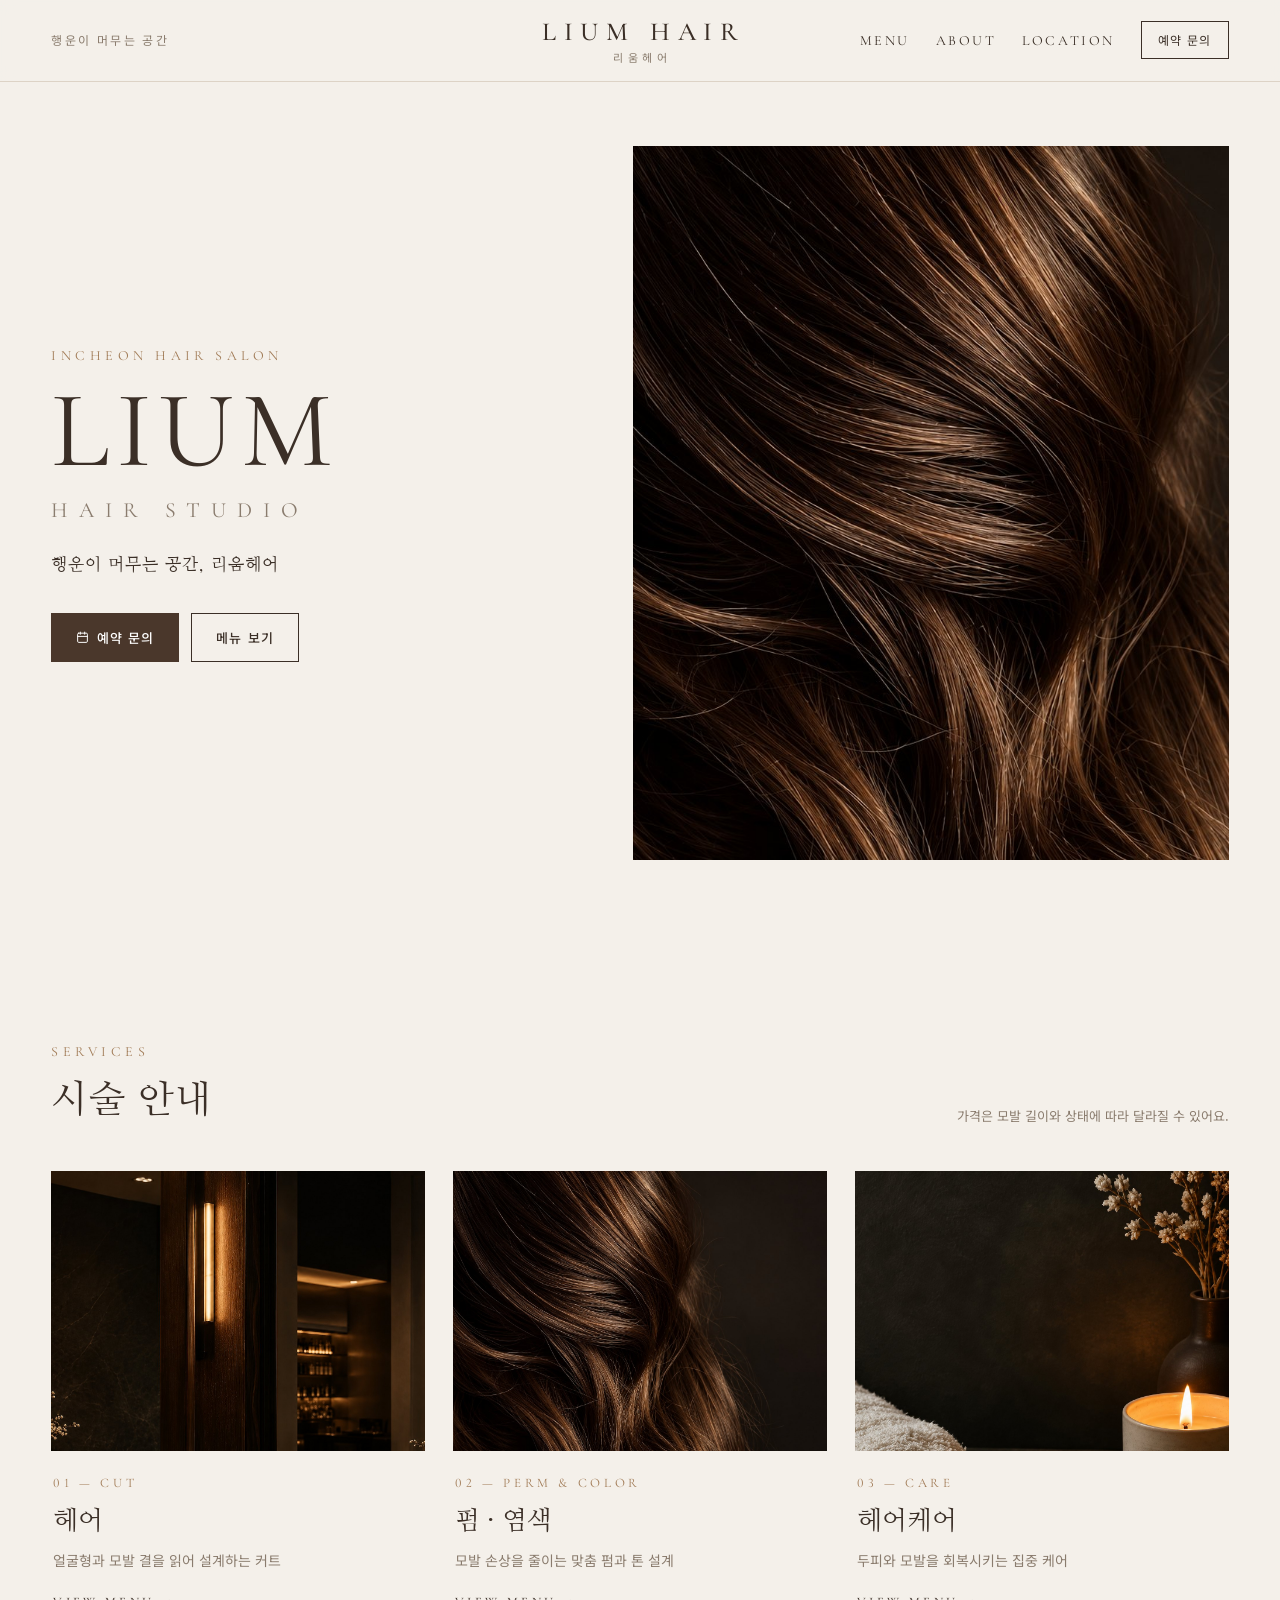
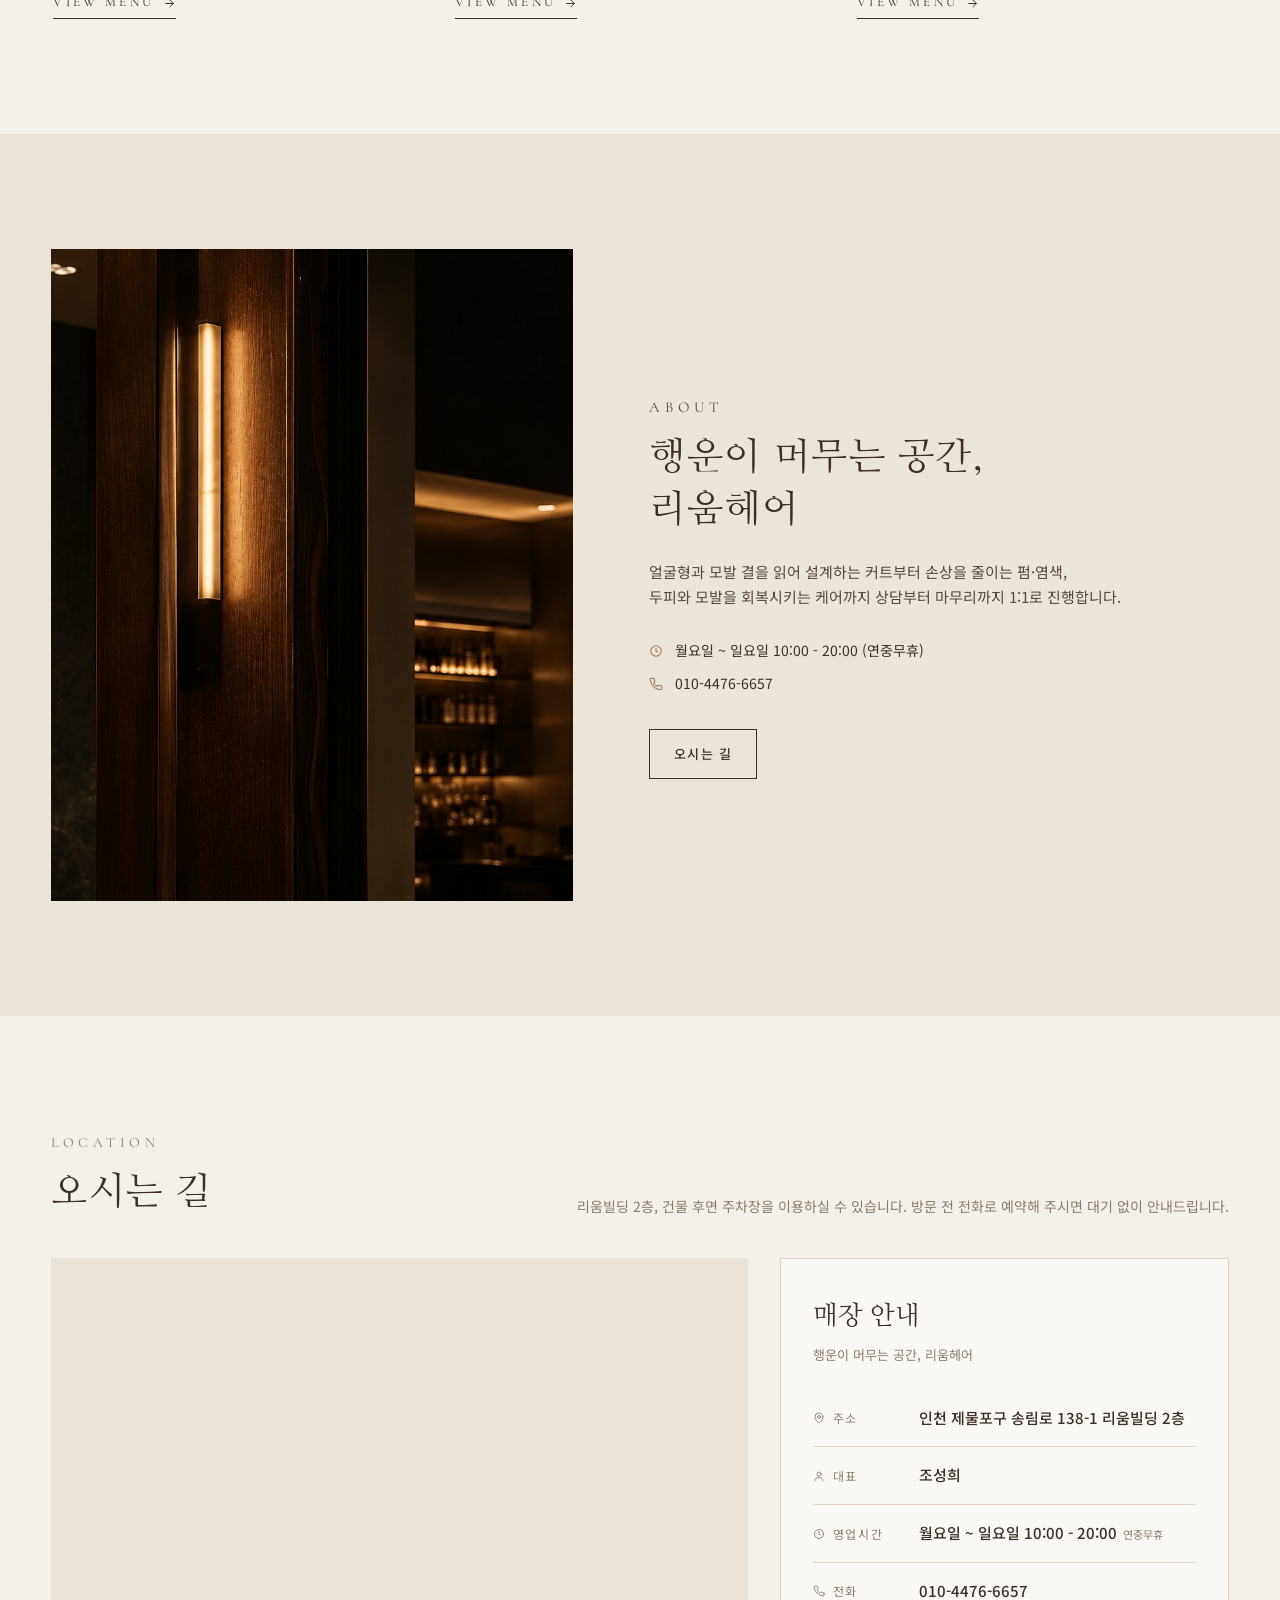
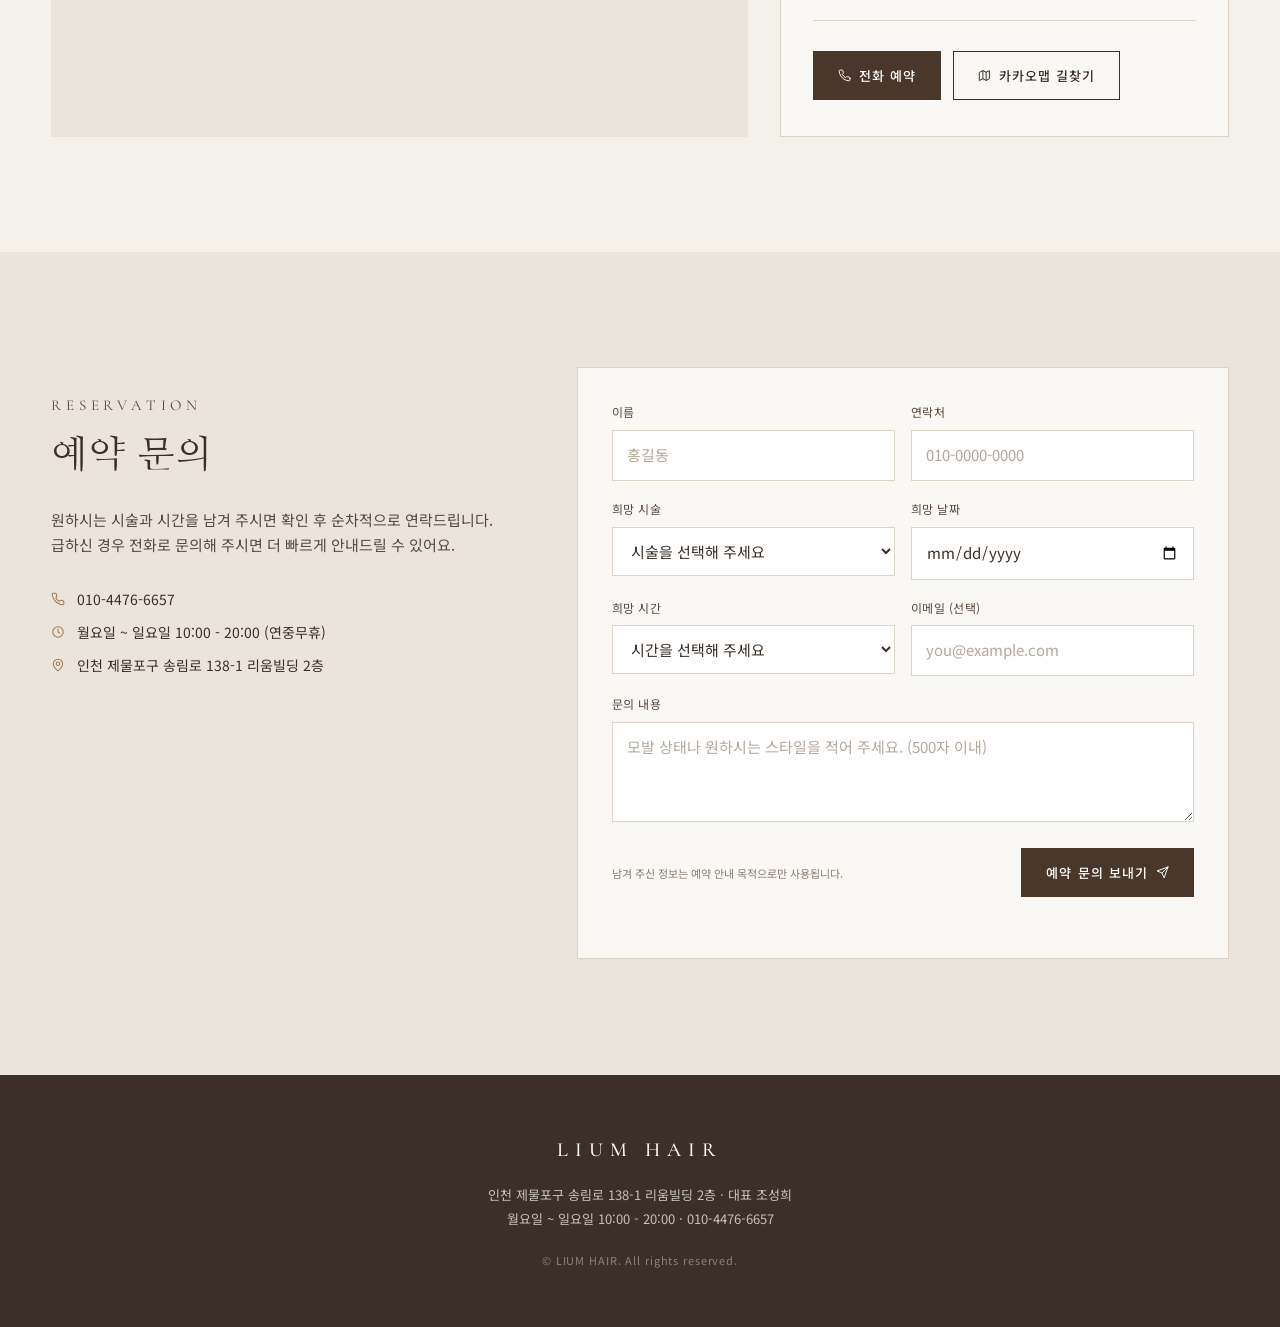
<file: index.html>
<!DOCTYPE html>
<html lang="ko">
<head>
<meta name="naver-site-verification" content="3a0852c510e8d0790a6395810598195927e6c987" />
<meta charset="UTF-8">
<meta name="viewport" content="width=device-width, initial-scale=1">
<title>리움헤어 | 인천 헤어살롱 LIUM HAIR</title>
<meta name="description" content="행운이 머무는 공간, 리움헤어. 인천 제물포구 송림로 헤어살롱 — 커트, 펌·염색, 헤어케어.">
<meta property="og:title" content="리움헤어 | 인천 헤어살롱 LIUM HAIR">
<meta property="og:description" content="행운이 머무는 공간, 리움헤어. 인천 제물포구 송림로 헤어살롱 — 커트, 펌·염색, 헤어케어.">
<meta property="og:image" content="images/cut.jpg">
<meta name="theme-color" content="#f1ece4">
<link rel="icon" href="data:image/svg+xml,<svg xmlns='http://www.w3.org/2000/svg' viewBox='0 0 64 64'><rect width='64' height='64' fill='%233b2f27'/><text x='32' y='44' font-family='Georgia,serif' font-size='34' fill='%23c9a27a' text-anchor='middle'>L</text></svg>">
<link rel="preconnect" href="https://fonts.googleapis.com">
<link rel="preconnect" href="https://fonts.gstatic.com" crossorigin>
<link href="https://fonts.googleapis.com/css2?family=Cormorant+Garamond:wght@400;500&family=Nanum+Myeongjo&family=Noto+Sans+KR:wght@400;500;700&display=swap" rel="stylesheet">
<link rel="stylesheet" href="style.css">
</head>
<body>
<header class="site-header">
  <span class="header-left">행운이 머무는 공간</span>
  <a class="brand" href="index.html">
    <span class="logo-en">LIUM HAIR</span>
    <span class="logo-ko">리움헤어</span>
  </a>
  <nav class="nav">
    <a href="#services">MENU</a>
    <a href="#about">ABOUT</a>
    <a href="#location">LOCATION</a>
    <a class="nav-cta" href="#reservation">예약 문의</a>
  </nav>
</header>
<main>
<section class="hero">
  <div class="hero-text reveal">
    <p class="eyebrow">INCHEON HAIR SALON</p>
    <h1 class="hero-title">LIUM<span>HAIR STUDIO</span></h1>
    <p class="hero-ko">행운이 머무는 공간, 리움헤어</p>
    <div class="btn-row">
      <a class="btn btn-primary" href="#reservation"><svg class="icon" viewBox="0 0 24 24" aria-hidden="true"><rect x="3" y="4" width="18" height="17" rx="2"/><path d="M16 2v4M8 2v4M3 10h18"/></svg> 예약 문의</a>
      <a class="btn btn-outline" href="#services">메뉴 보기</a>
    </div>
  </div>
  <div class="hero-img reveal"><img src="images/perm.jpg" alt="리움헤어 펌 스타일"></div>
</section>

<section class="section theme-light" id="services">
  <div class="sec-head reveal">
    <div>
      <p class="eyebrow">SERVICES</p>
      <h2 class="section-title">시술 안내</h2>
    </div>
    <p class="sec-note">가격은 모발 길이와 상태에 따라 달라질 수 있어요.</p>
  </div>
  <div class="svc-grid">
    <a class="svc-card reveal" href="cut.html">
      <div class="svc-img"><img src="images/cut.jpg" alt="헤어" loading="lazy" style="object-position:60% 50%"></div>
      <div class="svc-body">
        <p class="num">01 — CUT</p>
        <h3 class="svc-title">헤어</h3>
        <p class="svc-sub">얼굴형과 모발 결을 읽어 설계하는 커트</p>
        <span class="view-menu">VIEW MENU <svg class="icon" viewBox="0 0 24 24" aria-hidden="true"><path d="M5 12h14M13 6l6 6-6 6"/></svg></span>
      </div>
    </a>
    <a class="svc-card reveal" href="perm.html">
      <div class="svc-img"><img src="images/perm.jpg" alt="펌 · 염색" loading="lazy" style="object-position:50% 50%"></div>
      <div class="svc-body">
        <p class="num">02 — PERM &amp; COLOR</p>
        <h3 class="svc-title">펌 · 염색</h3>
        <p class="svc-sub">모발 손상을 줄이는 맞춤 펌과 톤 설계</p>
        <span class="view-menu">VIEW MENU <svg class="icon" viewBox="0 0 24 24" aria-hidden="true"><path d="M5 12h14M13 6l6 6-6 6"/></svg></span>
      </div>
    </a>
    <a class="svc-card reveal" href="care.html">
      <div class="svc-img"><img src="images/care.jpg" alt="헤어케어" loading="lazy" style="object-position:88% 50%"></div>
      <div class="svc-body">
        <p class="num">03 — CARE</p>
        <h3 class="svc-title">헤어케어</h3>
        <p class="svc-sub">두피와 모발을 회복시키는 집중 케어</p>
        <span class="view-menu">VIEW MENU <svg class="icon" viewBox="0 0 24 24" aria-hidden="true"><path d="M5 12h14M13 6l6 6-6 6"/></svg></span>
      </div>
    </a>
  </div>
</section>

<section class="section theme-beige" id="about">
  <div class="about">
    <div class="about-img reveal"><img src="images/cut.jpg" alt="리움헤어 매장" loading="lazy"></div>
    <div class="about-text reveal">
      <p class="eyebrow">ABOUT</p>
      <h2 class="section-title">행운이 머무는 공간,<br>리움헤어</h2>
      <p>얼굴형과 모발 결을 읽어 설계하는 커트부터 손상을 줄이는 펌·염색,<br class="pc-br">두피와 모발을 회복시키는 케어까지 상담부터 마무리까지 1:1로 진행합니다.</p>
      <ul class="contact-list">
        <li><svg class="icon" viewBox="0 0 24 24" aria-hidden="true"><circle cx="12" cy="12" r="9"/><path d="M12 7v5l3 2"/></svg>월요일 ~ 일요일 10:00 - 20:00 (연중무휴)</li>
        <li><svg class="icon" viewBox="0 0 24 24" aria-hidden="true"><path d="M22 16.9v3a2 2 0 0 1-2.2 2 19.8 19.8 0 0 1-8.6-3.1 19.5 19.5 0 0 1-6-6A19.8 19.8 0 0 1 2.1 4.2 2 2 0 0 1 4.1 2h3a2 2 0 0 1 2 1.7c.1 1 .4 1.9.7 2.8a2 2 0 0 1-.5 2.1L8 9.9a16 16 0 0 0 6 6l1.3-1.3a2 2 0 0 1 2.1-.4c.9.3 1.8.6 2.8.7a2 2 0 0 1 1.7 2z"/></svg><a href="tel:01044766657">010-4476-6657</a></li>
      </ul>
      <div class="btn-row">
        <a class="btn btn-outline" href="#location">오시는 길</a>
      </div>
    </div>
  </div>
</section>

<section class="section theme-light" id="location">
  <div class="loc-head reveal">
    <div>
      <p class="eyebrow">LOCATION</p>
      <h2 class="section-title">오시는 길</h2>
    </div>
    <p>리움빌딩 2층, 건물 후면 주차장을 이용하실 수 있습니다. 방문 전 전화로 예약해 주시면 대기 없이 안내드립니다.</p>
  </div>
  <div class="loc-grid reveal">
    <div class="map">
      <iframe src="https://maps.google.com/maps?q=%EC%9D%B8%EC%B2%9C%20%EB%8F%99%EA%B5%AC%20%EC%86%A1%EB%A6%BC%EB%A1%9C%20138-1&z=16&hl=ko&output=embed" title="리움헤어 위치 지도" loading="lazy" referrerpolicy="no-referrer-when-downgrade"></iframe>
    </div>
    <div class="info-card">
      <h3>매장 안내</h3>
      <p class="lead">행운이 머무는 공간, 리움헤어</p>
      <ul class="info-list">
        <li><span class="label"><svg class="icon" viewBox="0 0 24 24" aria-hidden="true"><path d="M20 10c0 6-8 12-8 12s-8-6-8-12a8 8 0 0 1 16 0z"/><circle cx="12" cy="10" r="3"/></svg>주소</span><span>인천 제물포구 송림로 138-1 리움빌딩 2층</span></li>
        <li><span class="label"><svg class="icon" viewBox="0 0 24 24" aria-hidden="true"><circle cx="12" cy="8" r="4"/><path d="M4 21c0-4 4-6 8-6s8 2 8 6"/></svg>대표</span><span>조성희</span></li>
        <li><span class="label"><svg class="icon" viewBox="0 0 24 24" aria-hidden="true"><circle cx="12" cy="12" r="9"/><path d="M12 7v5l3 2"/></svg>영업시간</span><span>월요일 ~ 일요일 <span class="br-m">10:00 - 20:00<small>연중무휴</small></span></span></li>
        <li><span class="label"><svg class="icon" viewBox="0 0 24 24" aria-hidden="true"><path d="M22 16.9v3a2 2 0 0 1-2.2 2 19.8 19.8 0 0 1-8.6-3.1 19.5 19.5 0 0 1-6-6A19.8 19.8 0 0 1 2.1 4.2 2 2 0 0 1 4.1 2h3a2 2 0 0 1 2 1.7c.1 1 .4 1.9.7 2.8a2 2 0 0 1-.5 2.1L8 9.9a16 16 0 0 0 6 6l1.3-1.3a2 2 0 0 1 2.1-.4c.9.3 1.8.6 2.8.7a2 2 0 0 1 1.7 2z"/></svg>전화</span><span><a href="tel:01044766657">010-4476-6657</a></span></li>
      </ul>
      <div class="btn-row" style="margin-top:0">
        <a class="btn btn-primary" href="tel:01044766657"><svg class="icon" viewBox="0 0 24 24" aria-hidden="true"><path d="M22 16.9v3a2 2 0 0 1-2.2 2 19.8 19.8 0 0 1-8.6-3.1 19.5 19.5 0 0 1-6-6A19.8 19.8 0 0 1 2.1 4.2 2 2 0 0 1 4.1 2h3a2 2 0 0 1 2 1.7c.1 1 .4 1.9.7 2.8a2 2 0 0 1-.5 2.1L8 9.9a16 16 0 0 0 6 6l1.3-1.3a2 2 0 0 1 2.1-.4c.9.3 1.8.6 2.8.7a2 2 0 0 1 1.7 2z"/></svg> 전화 예약</a>
        <a class="btn btn-outline" href="https://map.kakao.com/link/search/%EC%9D%B8%EC%B2%9C%20%EB%8F%99%EA%B5%AC%20%EC%86%A1%EB%A6%BC%EB%A1%9C%20138-1" target="_blank" rel="noopener"><svg class="icon" viewBox="0 0 24 24" aria-hidden="true"><path d="m3 6 6-3 6 3 6-3v15l-6 3-6-3-6 3z"/><path d="M9 3v15M15 6v15"/></svg> 카카오맵 길찾기</a>
      </div>
    </div>
  </div>
</section>

<section class="section theme-beige" id="reservation">
  <div class="reserve">
    <div class="reserve-text reveal">
      <p class="eyebrow">RESERVATION</p>
      <h2 class="section-title">예약 문의</h2>
      <p>원하시는 시술과 시간을 남겨 주시면 확인 후 순차적으로 연락드립니다.<br>급하신 경우 전화로 문의해 주시면 더 빠르게 안내드릴 수 있어요.</p>
      <ul class="contact-list">
        <li><svg class="icon" viewBox="0 0 24 24" aria-hidden="true"><path d="M22 16.9v3a2 2 0 0 1-2.2 2 19.8 19.8 0 0 1-8.6-3.1 19.5 19.5 0 0 1-6-6A19.8 19.8 0 0 1 2.1 4.2 2 2 0 0 1 4.1 2h3a2 2 0 0 1 2 1.7c.1 1 .4 1.9.7 2.8a2 2 0 0 1-.5 2.1L8 9.9a16 16 0 0 0 6 6l1.3-1.3a2 2 0 0 1 2.1-.4c.9.3 1.8.6 2.8.7a2 2 0 0 1 1.7 2z"/></svg><a href="tel:01044766657">010-4476-6657</a></li>
        <li><svg class="icon" viewBox="0 0 24 24" aria-hidden="true"><circle cx="12" cy="12" r="9"/><path d="M12 7v5l3 2"/></svg>월요일 ~ 일요일 10:00 - 20:00 (연중무휴)</li>
        <li><svg class="icon" viewBox="0 0 24 24" aria-hidden="true"><path d="M20 10c0 6-8 12-8 12s-8-6-8-12a8 8 0 0 1 16 0z"/><circle cx="12" cy="10" r="3"/></svg>인천 제물포구 송림로 138-1 리움빌딩 2층</li>
      </ul>
    </div>
    <form class="form-card reveal" id="reserve-form" novalidate>
      <div class="form-grid">
        <div class="field"><label for="r-name">이름</label><input id="r-name" name="name" placeholder="홍길동" autocomplete="name"></div>
        <div class="field"><label for="r-phone">연락처</label><input id="r-phone" name="phone" type="tel" inputmode="numeric" placeholder="010-0000-0000" autocomplete="tel"></div>
        <div class="field"><label for="r-service">희망 시술</label><select id="r-service" name="service"><option value="">시술을 선택해 주세요</option><optgroup label="헤어"><option>남성컷</option><option>여성컷</option><option>학생컷</option><option>시니어컷</option><option>남성 디자인컷</option><option>여성 디자인컷</option></optgroup><optgroup label="펌 · 염색"><option>일반펌</option><option>시니어펌</option><option>히피펌</option><option>학생 헤어컷 + 다운펌</option><option>남성 헤어컷 + 다운펌</option><option>기본염색</option><option>시니어염색</option></optgroup><optgroup label="헤어케어"><option>두피 + 앰플</option><option>비듬 + 앰플</option><option>손상모발 + 앰플</option><option>클리닉 + 앰플</option><option>케라틴 클리닉</option></optgroup><option>상담 후 결정</option></select></div>
        <div class="field"><label for="r-date">희망 날짜</label><input id="r-date" name="date" type="date"></div>
        <div class="field"><label for="r-time">희망 시간</label><select id="r-time" name="time"><option value="">시간을 선택해 주세요</option><option>10:00</option><option>10:30</option><option>11:00</option><option>11:30</option><option>12:00</option><option>12:30</option><option>13:00</option><option>13:30</option><option>14:00</option><option>14:30</option><option>15:00</option><option>15:30</option><option>16:00</option><option>16:30</option><option>17:00</option><option>17:30</option><option>18:00</option><option>18:30</option><option>19:00</option></select></div>
        <div class="field"><label for="r-email">이메일 (선택)</label><input id="r-email" name="email" type="email" placeholder="you@example.com" autocomplete="email"></div>
        <div class="field full"><label for="r-msg">문의 내용</label><textarea id="r-msg" name="message" maxlength="500" placeholder="모발 상태나 원하시는 스타일을 적어 주세요. (500자 이내)"></textarea></div>
      </div>
      <div class="form-foot">
        <small>남겨 주신 정보는 예약 안내 목적으로만 사용됩니다.</small>
        <button class="btn btn-primary" type="submit">예약 문의 보내기 <svg class="icon" viewBox="0 0 24 24" aria-hidden="true"><path d="M22 2 11 13M22 2l-7 20-4-9-9-4 20-7z"/></svg></button>
      </div>
      <p class="form-status" role="status" aria-live="polite"></p>
    </form>
  </div>
</section>
</main>
<footer class="site-footer">
  <strong>LIUM HAIR</strong>
  <p>인천 제물포구 송림로 138-1 리움빌딩 2층 · 대표 조성희</p>
  <p>월요일 ~ 일요일 10:00 - 20:00 · <a href="tel:01044766657">010-4476-6657</a></p>
  <small>© LIUM HAIR. All rights reserved.</small>
</footer>
<script src="script.js"></script>
</body>
</html>
</file>
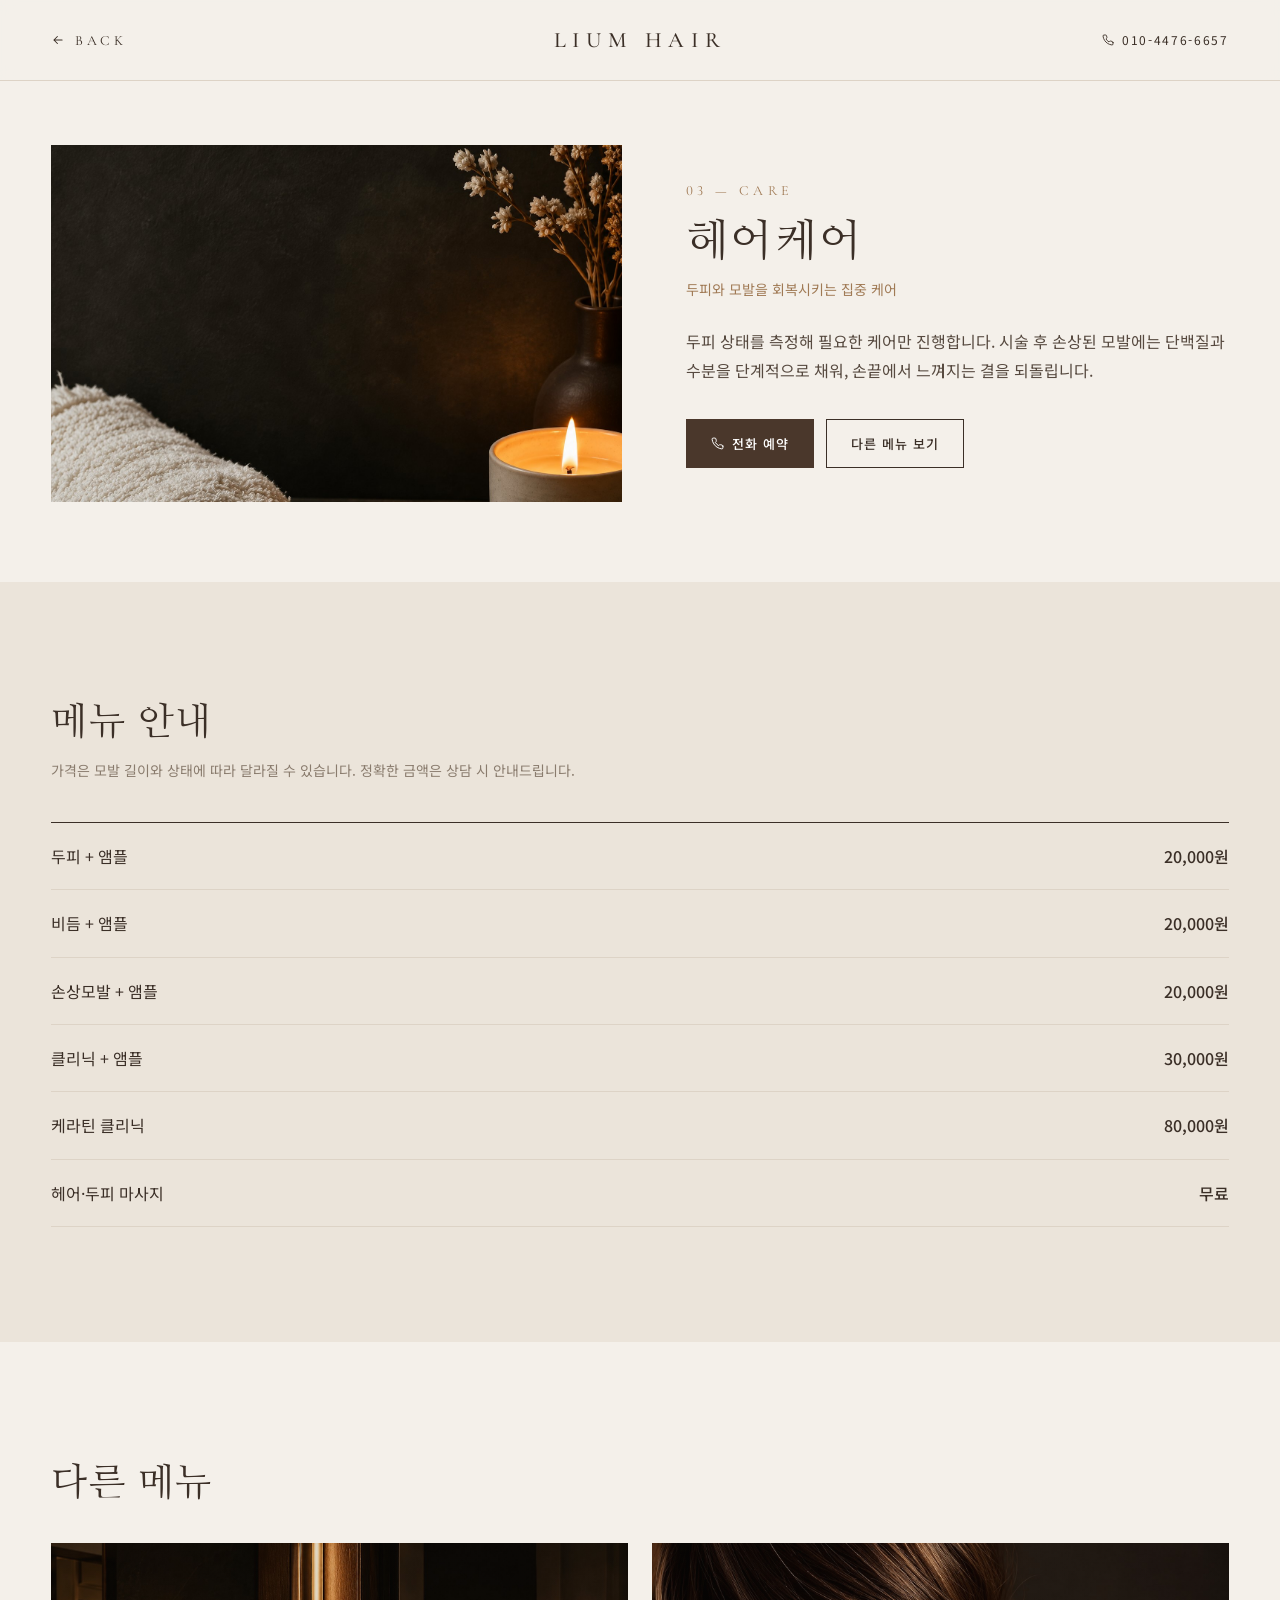
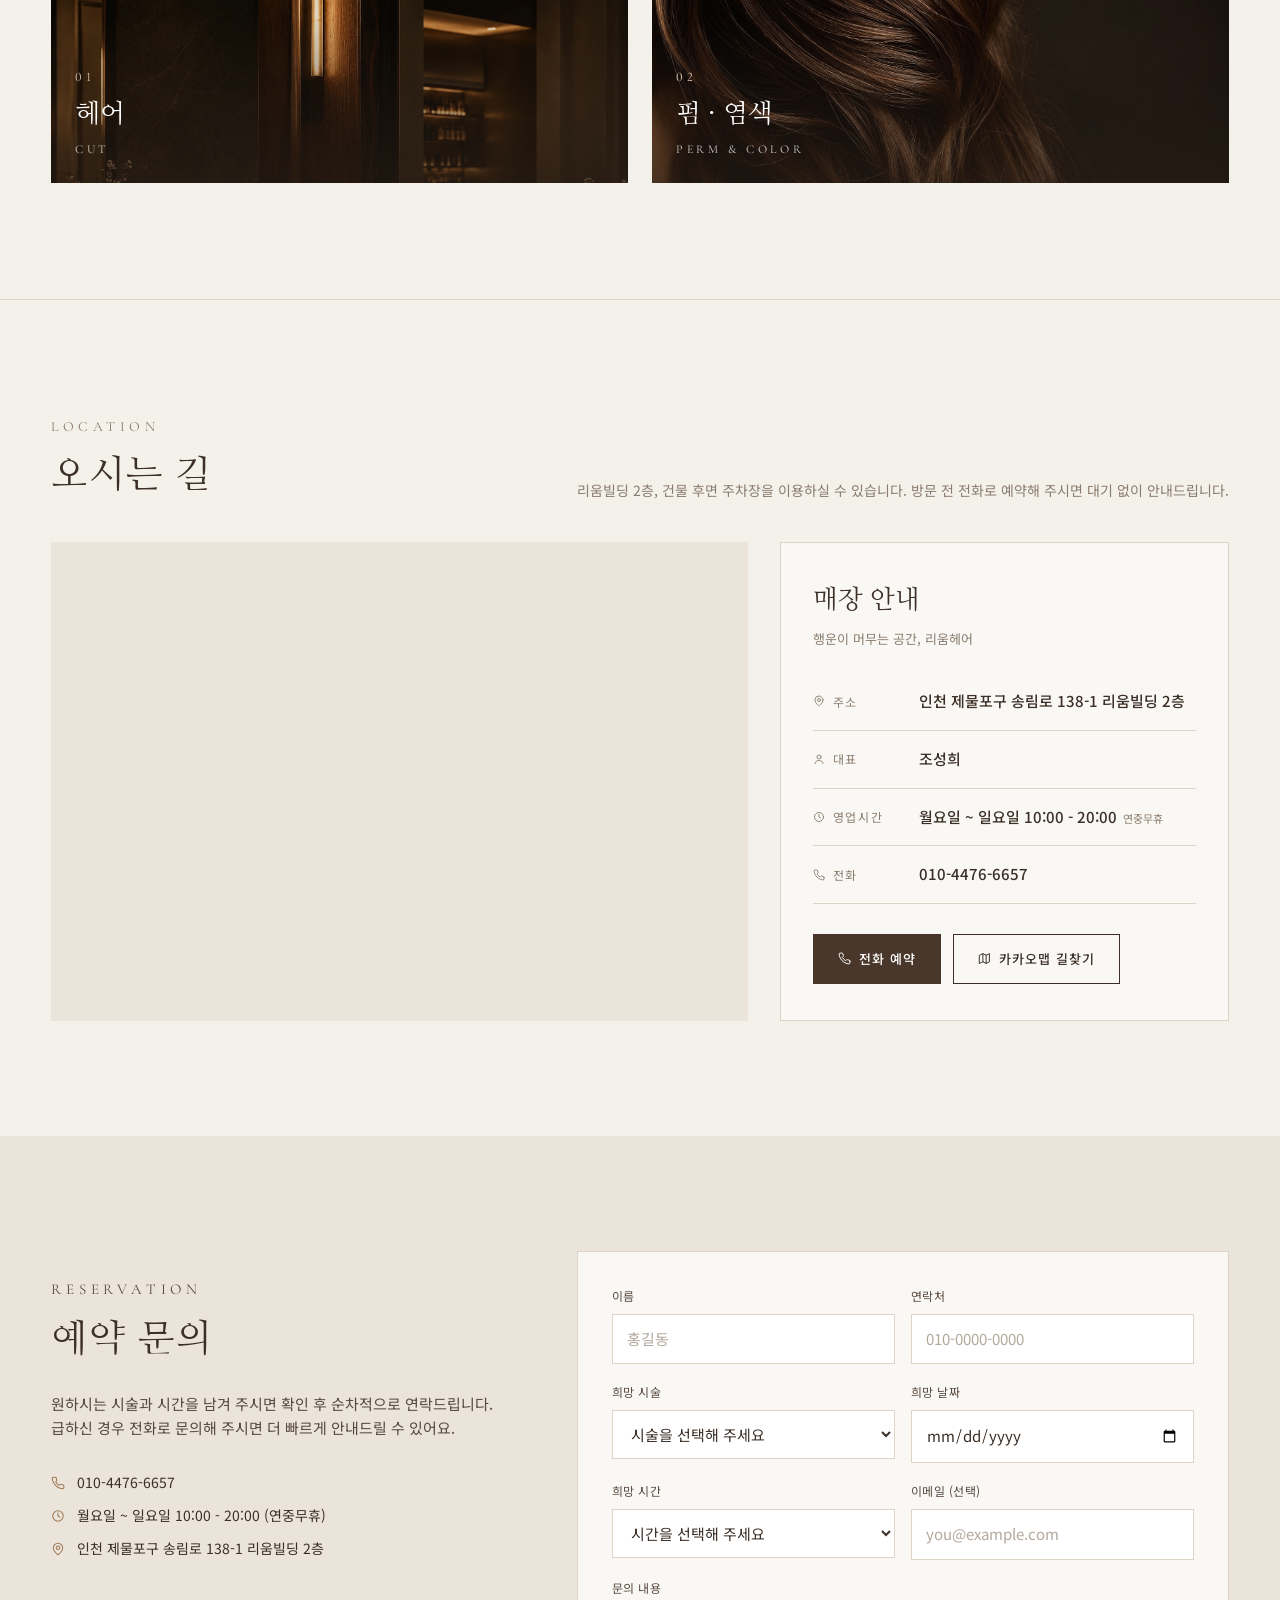
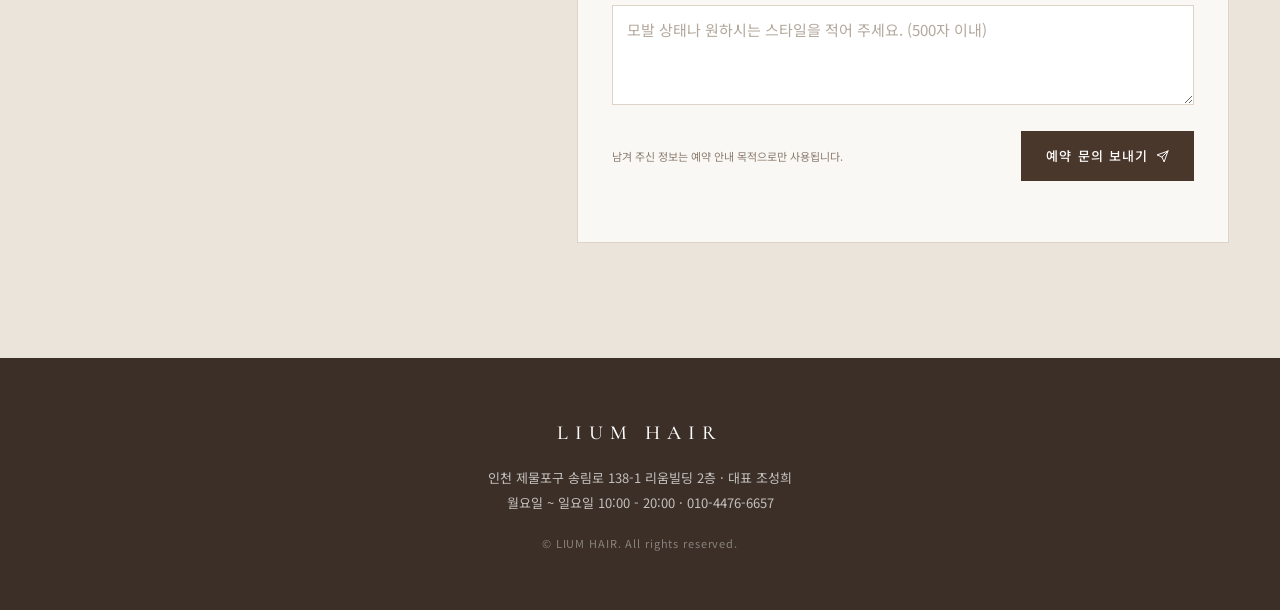
<file: care.html>
<!DOCTYPE html>
<html lang="ko">
<head>
<meta charset="UTF-8">
<meta name="viewport" content="width=device-width, initial-scale=1">
<title>헤어케어 | 리움헤어 LIUM HAIR</title>
<meta name="description" content="리움헤어 헤어케어 — 두피와 모발을 회복시키는 집중 케어">
<meta property="og:title" content="헤어케어 | 리움헤어 LIUM HAIR">
<meta property="og:description" content="리움헤어 헤어케어 — 두피와 모발을 회복시키는 집중 케어">
<meta property="og:image" content="images/cut.jpg">
<meta name="theme-color" content="#f1ece4">
<link rel="icon" href="data:image/svg+xml,<svg xmlns='http://www.w3.org/2000/svg' viewBox='0 0 64 64'><rect width='64' height='64' fill='%233b2f27'/><text x='32' y='44' font-family='Georgia,serif' font-size='34' fill='%23c9a27a' text-anchor='middle'>L</text></svg>">
<link rel="preconnect" href="https://fonts.googleapis.com">
<link rel="preconnect" href="https://fonts.gstatic.com" crossorigin>
<link href="https://fonts.googleapis.com/css2?family=Cormorant+Garamond:wght@400;500&family=Nanum+Myeongjo&family=Noto+Sans+KR:wght@400;500;700&display=swap" rel="stylesheet">
<link rel="stylesheet" href="style.css">
</head>
<body>
<header class="sub-header">
  <a class="back" href="index.html"><svg class="icon" viewBox="0 0 24 24" aria-hidden="true"><path d="M19 12H5M11 6l-6 6 6 6"/></svg><span>BACK</span></a>
  <a class="sub-logo" href="index.html">LIUM HAIR</a>
  <a class="sub-phone" href="tel:01044766657" aria-label="전화 걸기"><svg class="icon" viewBox="0 0 24 24" aria-hidden="true"><path d="M22 16.9v3a2 2 0 0 1-2.2 2 19.8 19.8 0 0 1-8.6-3.1 19.5 19.5 0 0 1-6-6A19.8 19.8 0 0 1 2.1 4.2 2 2 0 0 1 4.1 2h3a2 2 0 0 1 2 1.7c.1 1 .4 1.9.7 2.8a2 2 0 0 1-.5 2.1L8 9.9a16 16 0 0 0 6 6l1.3-1.3a2 2 0 0 1 2.1-.4c.9.3 1.8.6 2.8.7a2 2 0 0 1 1.7 2z"/></svg><span>010-4476-6657</span></a>
</header>
<main>
<section class="intro theme-light">
  <div class="intro-img reveal"><img src="images/care.jpg" alt="헤어케어"></div>
  <div class="reveal">
    <p class="eyebrow">03 — CARE</p>
    <h1 class="intro-title">헤어케어</h1>
    <p class="intro-sub">두피와 모발을 회복시키는 집중 케어</p>
    <p class="intro-desc">두피 상태를 측정해 필요한 케어만 진행합니다. 시술 후 손상된 모발에는 단백질과 수분을 단계적으로 채워, 손끝에서 느껴지는 결을 되돌립니다.</p>
    <div class="btn-row">
      <a class="btn btn-primary" href="tel:01044766657"><svg class="icon" viewBox="0 0 24 24" aria-hidden="true"><path d="M22 16.9v3a2 2 0 0 1-2.2 2 19.8 19.8 0 0 1-8.6-3.1 19.5 19.5 0 0 1-6-6A19.8 19.8 0 0 1 2.1 4.2 2 2 0 0 1 4.1 2h3a2 2 0 0 1 2 1.7c.1 1 .4 1.9.7 2.8a2 2 0 0 1-.5 2.1L8 9.9a16 16 0 0 0 6 6l1.3-1.3a2 2 0 0 1 2.1-.4c.9.3 1.8.6 2.8.7a2 2 0 0 1 1.7 2z"/></svg> 전화 예약</a>
      <a class="btn btn-outline" href="#other">다른 메뉴 보기</a>
    </div>
  </div>
</section>

<section class="section theme-beige">
  <div class="reveal">
    <h2 class="section-title">메뉴 안내</h2>
    <p class="menu-note">가격은 모발 길이와 상태에 따라 달라질 수 있습니다. 정확한 금액은 상담 시 안내드립니다.</p>
  </div>
  <ul class="price-list reveal"><li><span>두피 + 앰플</span><span class="price">20,000원</span></li><li><span>비듬 + 앰플</span><span class="price">20,000원</span></li><li><span>손상모발 + 앰플</span><span class="price">20,000원</span></li><li><span>클리닉 + 앰플</span><span class="price">30,000원</span></li><li><span>케라틴 클리닉</span><span class="price">80,000원</span></li><li><span>헤어·두피 마사지</span><span class="price">무료</span></li></ul>
</section>

<section class="section theme-light" id="other" style="border-bottom:1px solid var(--line)">
  <h2 class="section-title reveal">다른 메뉴</h2>
  <div class="cards reveal">
      <a class="card" href="cut.html">
        <img src="images/cut.jpg" alt="헤어" loading="lazy">
        <div class="card-body">
          <p class="num">01</p>
          <h3 class="card-title">헤어</h3>
          <p class="card-sub">CUT</p>
        </div>
      </a>
      <a class="card" href="perm.html">
        <img src="images/perm.jpg" alt="펌 · 염색" loading="lazy">
        <div class="card-body">
          <p class="num">02</p>
          <h3 class="card-title">펌 · 염색</h3>
          <p class="card-sub">PERM &amp; COLOR</p>
        </div>
      </a>
  </div>
</section>

<section class="section theme-light" id="location">
  <div class="loc-head reveal">
    <div>
      <p class="eyebrow">LOCATION</p>
      <h2 class="section-title">오시는 길</h2>
    </div>
    <p>리움빌딩 2층, 건물 후면 주차장을 이용하실 수 있습니다. 방문 전 전화로 예약해 주시면 대기 없이 안내드립니다.</p>
  </div>
  <div class="loc-grid reveal">
    <div class="map">
      <iframe src="https://maps.google.com/maps?q=%EC%9D%B8%EC%B2%9C%20%EB%8F%99%EA%B5%AC%20%EC%86%A1%EB%A6%BC%EB%A1%9C%20138-1&z=16&hl=ko&output=embed" title="리움헤어 위치 지도" loading="lazy" referrerpolicy="no-referrer-when-downgrade"></iframe>
    </div>
    <div class="info-card">
      <h3>매장 안내</h3>
      <p class="lead">행운이 머무는 공간, 리움헤어</p>
      <ul class="info-list">
        <li><span class="label"><svg class="icon" viewBox="0 0 24 24" aria-hidden="true"><path d="M20 10c0 6-8 12-8 12s-8-6-8-12a8 8 0 0 1 16 0z"/><circle cx="12" cy="10" r="3"/></svg>주소</span><span>인천 제물포구 송림로 138-1 리움빌딩 2층</span></li>
        <li><span class="label"><svg class="icon" viewBox="0 0 24 24" aria-hidden="true"><circle cx="12" cy="8" r="4"/><path d="M4 21c0-4 4-6 8-6s8 2 8 6"/></svg>대표</span><span>조성희</span></li>
        <li><span class="label"><svg class="icon" viewBox="0 0 24 24" aria-hidden="true"><circle cx="12" cy="12" r="9"/><path d="M12 7v5l3 2"/></svg>영업시간</span><span>월요일 ~ 일요일 <span class="br-m">10:00 - 20:00<small>연중무휴</small></span></span></li>
        <li><span class="label"><svg class="icon" viewBox="0 0 24 24" aria-hidden="true"><path d="M22 16.9v3a2 2 0 0 1-2.2 2 19.8 19.8 0 0 1-8.6-3.1 19.5 19.5 0 0 1-6-6A19.8 19.8 0 0 1 2.1 4.2 2 2 0 0 1 4.1 2h3a2 2 0 0 1 2 1.7c.1 1 .4 1.9.7 2.8a2 2 0 0 1-.5 2.1L8 9.9a16 16 0 0 0 6 6l1.3-1.3a2 2 0 0 1 2.1-.4c.9.3 1.8.6 2.8.7a2 2 0 0 1 1.7 2z"/></svg>전화</span><span><a href="tel:01044766657">010-4476-6657</a></span></li>
      </ul>
      <div class="btn-row" style="margin-top:0">
        <a class="btn btn-primary" href="tel:01044766657"><svg class="icon" viewBox="0 0 24 24" aria-hidden="true"><path d="M22 16.9v3a2 2 0 0 1-2.2 2 19.8 19.8 0 0 1-8.6-3.1 19.5 19.5 0 0 1-6-6A19.8 19.8 0 0 1 2.1 4.2 2 2 0 0 1 4.1 2h3a2 2 0 0 1 2 1.7c.1 1 .4 1.9.7 2.8a2 2 0 0 1-.5 2.1L8 9.9a16 16 0 0 0 6 6l1.3-1.3a2 2 0 0 1 2.1-.4c.9.3 1.8.6 2.8.7a2 2 0 0 1 1.7 2z"/></svg> 전화 예약</a>
        <a class="btn btn-outline" href="https://map.kakao.com/link/search/%EC%9D%B8%EC%B2%9C%20%EB%8F%99%EA%B5%AC%20%EC%86%A1%EB%A6%BC%EB%A1%9C%20138-1" target="_blank" rel="noopener"><svg class="icon" viewBox="0 0 24 24" aria-hidden="true"><path d="m3 6 6-3 6 3 6-3v15l-6 3-6-3-6 3z"/><path d="M9 3v15M15 6v15"/></svg> 카카오맵 길찾기</a>
      </div>
    </div>
  </div>
</section>

<section class="section theme-beige" id="reservation">
  <div class="reserve">
    <div class="reserve-text reveal">
      <p class="eyebrow">RESERVATION</p>
      <h2 class="section-title">예약 문의</h2>
      <p>원하시는 시술과 시간을 남겨 주시면 확인 후 순차적으로 연락드립니다.<br>급하신 경우 전화로 문의해 주시면 더 빠르게 안내드릴 수 있어요.</p>
      <ul class="contact-list">
        <li><svg class="icon" viewBox="0 0 24 24" aria-hidden="true"><path d="M22 16.9v3a2 2 0 0 1-2.2 2 19.8 19.8 0 0 1-8.6-3.1 19.5 19.5 0 0 1-6-6A19.8 19.8 0 0 1 2.1 4.2 2 2 0 0 1 4.1 2h3a2 2 0 0 1 2 1.7c.1 1 .4 1.9.7 2.8a2 2 0 0 1-.5 2.1L8 9.9a16 16 0 0 0 6 6l1.3-1.3a2 2 0 0 1 2.1-.4c.9.3 1.8.6 2.8.7a2 2 0 0 1 1.7 2z"/></svg><a href="tel:01044766657">010-4476-6657</a></li>
        <li><svg class="icon" viewBox="0 0 24 24" aria-hidden="true"><circle cx="12" cy="12" r="9"/><path d="M12 7v5l3 2"/></svg>월요일 ~ 일요일 10:00 - 20:00 (연중무휴)</li>
        <li><svg class="icon" viewBox="0 0 24 24" aria-hidden="true"><path d="M20 10c0 6-8 12-8 12s-8-6-8-12a8 8 0 0 1 16 0z"/><circle cx="12" cy="10" r="3"/></svg>인천 제물포구 송림로 138-1 리움빌딩 2층</li>
      </ul>
    </div>
    <form class="form-card reveal" id="reserve-form" novalidate>
      <div class="form-grid">
        <div class="field"><label for="r-name">이름</label><input id="r-name" name="name" placeholder="홍길동" autocomplete="name"></div>
        <div class="field"><label for="r-phone">연락처</label><input id="r-phone" name="phone" type="tel" inputmode="numeric" placeholder="010-0000-0000" autocomplete="tel"></div>
        <div class="field"><label for="r-service">희망 시술</label><select id="r-service" name="service"><option value="">시술을 선택해 주세요</option><optgroup label="헤어"><option>남성컷</option><option>여성컷</option><option>학생컷</option><option>시니어컷</option><option>남성 디자인컷</option><option>여성 디자인컷</option></optgroup><optgroup label="펌 · 염색"><option>일반펌</option><option>시니어펌</option><option>히피펌</option><option>학생 헤어컷 + 다운펌</option><option>남성 헤어컷 + 다운펌</option><option>기본염색</option><option>시니어염색</option></optgroup><optgroup label="헤어케어"><option>두피 + 앰플</option><option>비듬 + 앰플</option><option>손상모발 + 앰플</option><option>클리닉 + 앰플</option><option>케라틴 클리닉</option></optgroup><option>상담 후 결정</option></select></div>
        <div class="field"><label for="r-date">희망 날짜</label><input id="r-date" name="date" type="date"></div>
        <div class="field"><label for="r-time">희망 시간</label><select id="r-time" name="time"><option value="">시간을 선택해 주세요</option><option>10:00</option><option>10:30</option><option>11:00</option><option>11:30</option><option>12:00</option><option>12:30</option><option>13:00</option><option>13:30</option><option>14:00</option><option>14:30</option><option>15:00</option><option>15:30</option><option>16:00</option><option>16:30</option><option>17:00</option><option>17:30</option><option>18:00</option><option>18:30</option><option>19:00</option></select></div>
        <div class="field"><label for="r-email">이메일 (선택)</label><input id="r-email" name="email" type="email" placeholder="you@example.com" autocomplete="email"></div>
        <div class="field full"><label for="r-msg">문의 내용</label><textarea id="r-msg" name="message" maxlength="500" placeholder="모발 상태나 원하시는 스타일을 적어 주세요. (500자 이내)"></textarea></div>
      </div>
      <div class="form-foot">
        <small>남겨 주신 정보는 예약 안내 목적으로만 사용됩니다.</small>
        <button class="btn btn-primary" type="submit">예약 문의 보내기 <svg class="icon" viewBox="0 0 24 24" aria-hidden="true"><path d="M22 2 11 13M22 2l-7 20-4-9-9-4 20-7z"/></svg></button>
      </div>
      <p class="form-status" role="status" aria-live="polite"></p>
    </form>
  </div>
</section>
</main>
<footer class="site-footer">
  <strong>LIUM HAIR</strong>
  <p>인천 제물포구 송림로 138-1 리움빌딩 2층 · 대표 조성희</p>
  <p>월요일 ~ 일요일 10:00 - 20:00 · <a href="tel:01044766657">010-4476-6657</a></p>
  <small>© LIUM HAIR. All rights reserved.</small>
</footer>
<script src="script.js"></script>
</body>
</html>
</file>
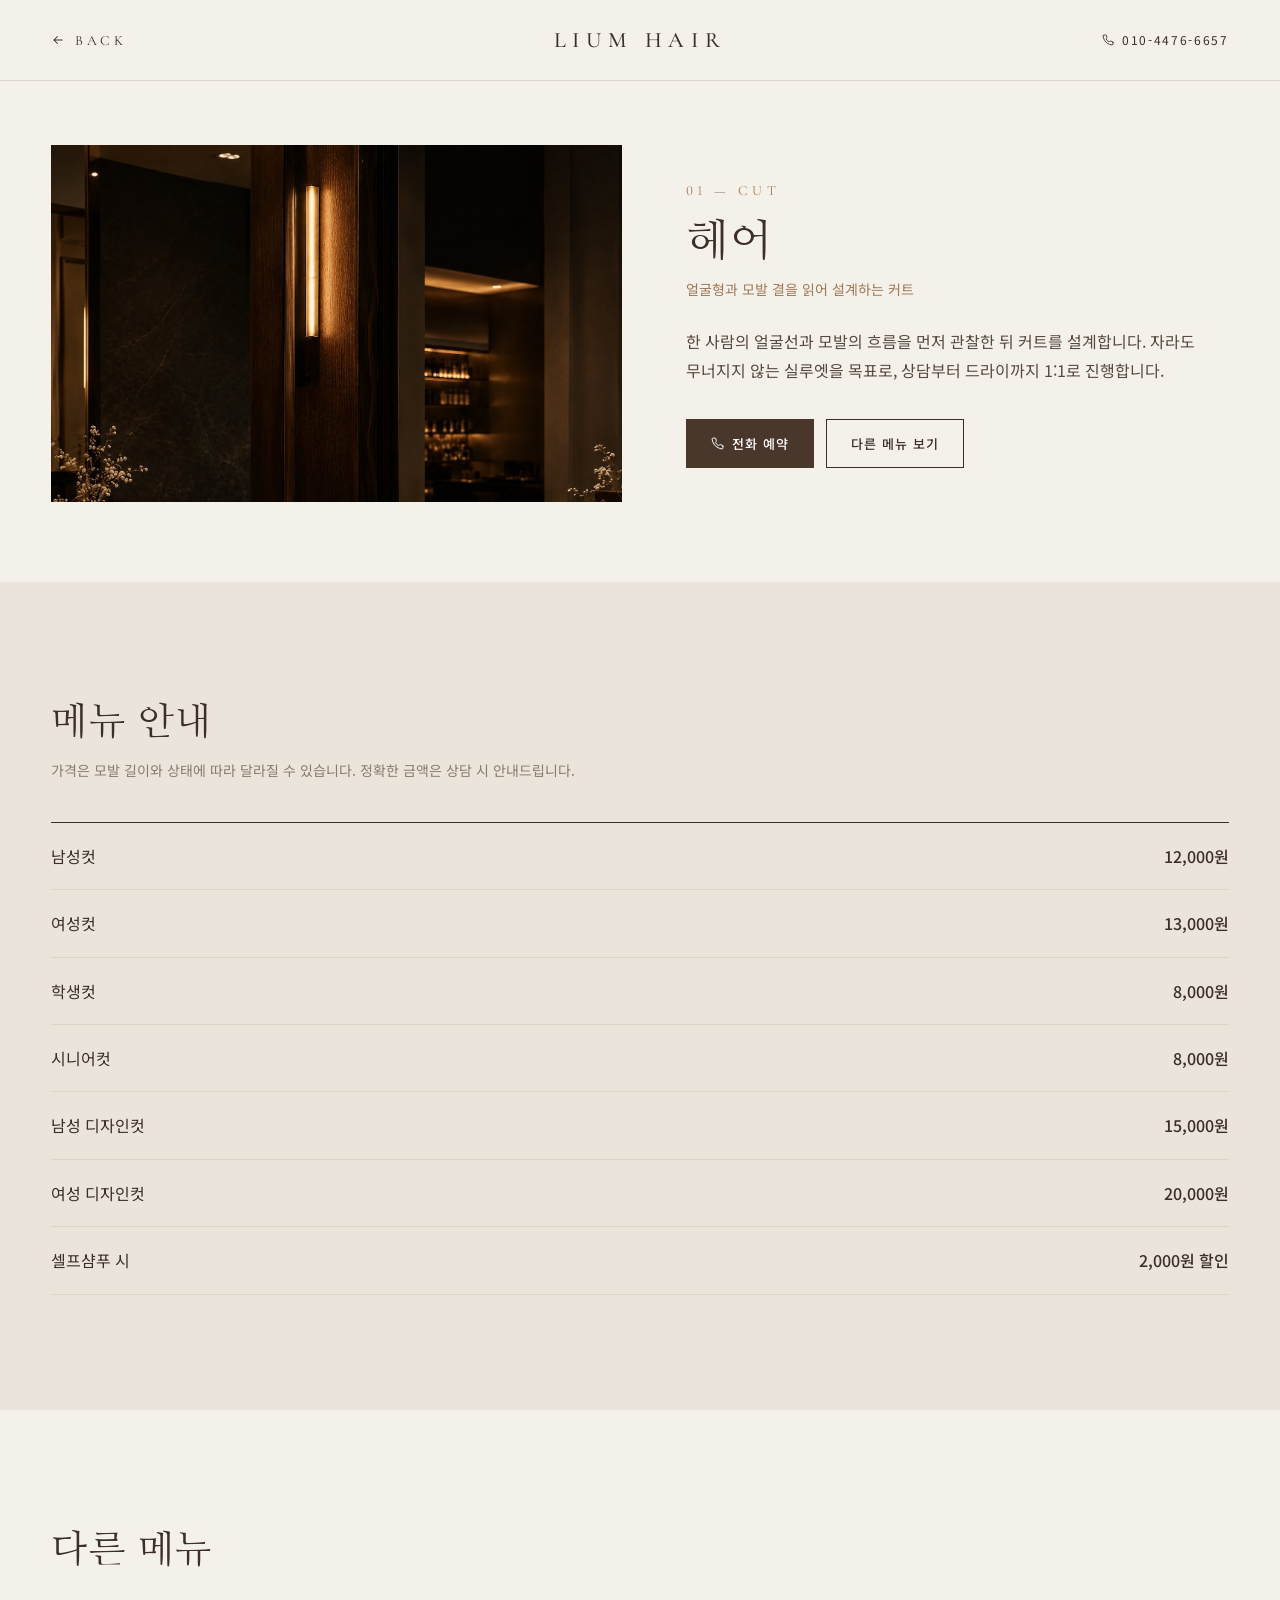
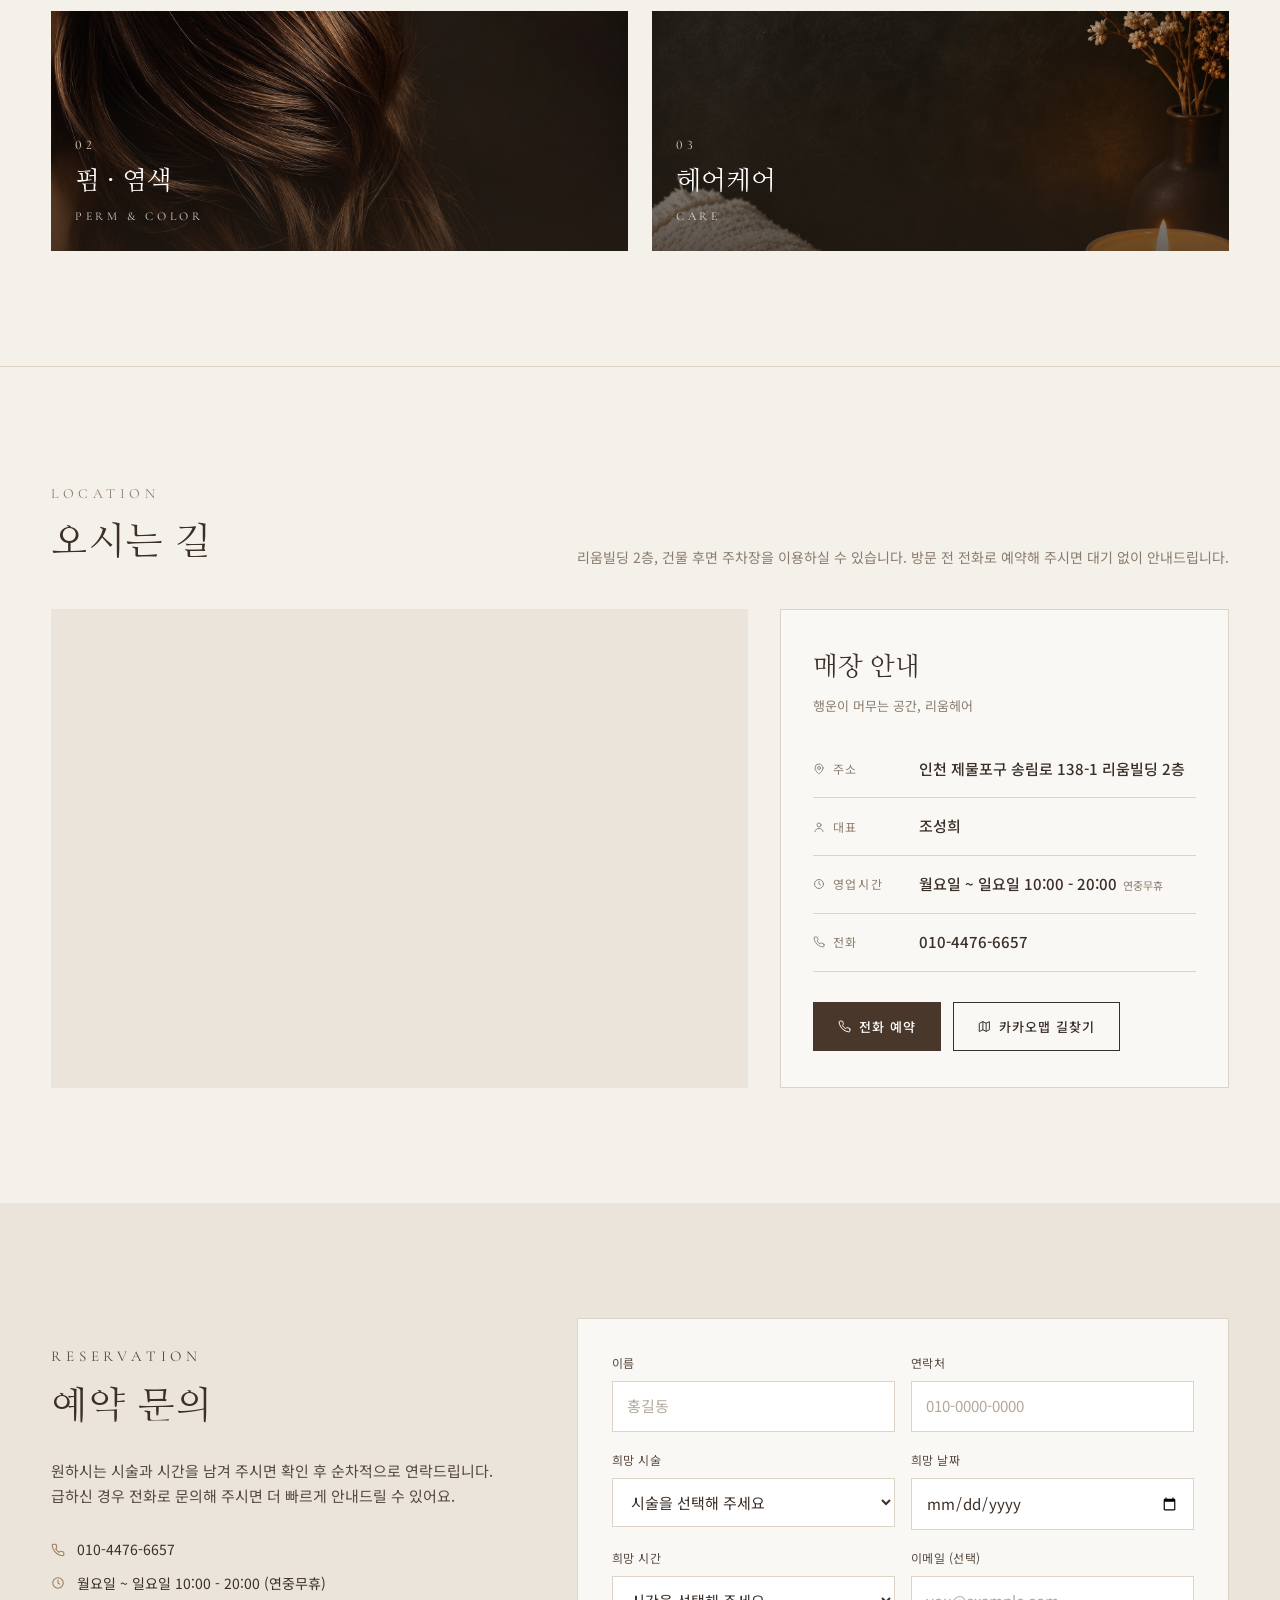
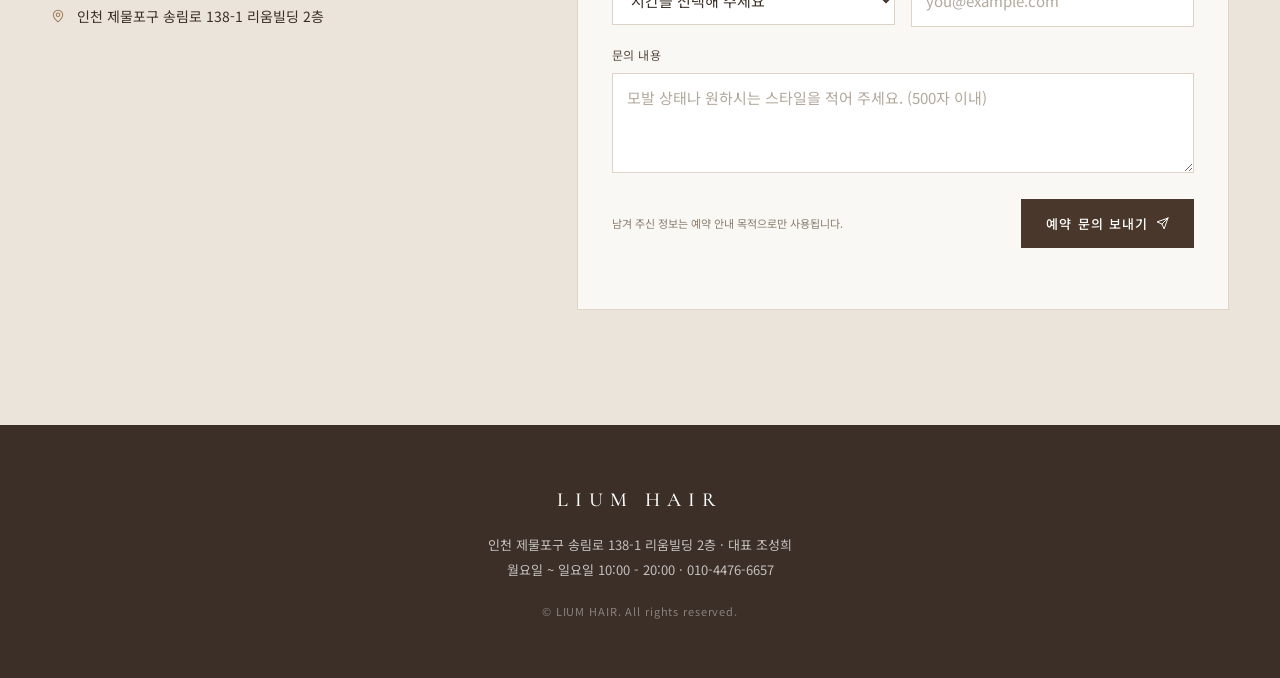
<file: cut.html>
<!DOCTYPE html>
<html lang="ko">
<head>
<meta charset="UTF-8">
<meta name="viewport" content="width=device-width, initial-scale=1">
<title>헤어 | 리움헤어 LIUM HAIR</title>
<meta name="description" content="리움헤어 헤어 — 얼굴형과 모발 결을 읽어 설계하는 커트">
<meta property="og:title" content="헤어 | 리움헤어 LIUM HAIR">
<meta property="og:description" content="리움헤어 헤어 — 얼굴형과 모발 결을 읽어 설계하는 커트">
<meta property="og:image" content="images/cut.jpg">
<meta name="theme-color" content="#f1ece4">
<link rel="icon" href="data:image/svg+xml,<svg xmlns='http://www.w3.org/2000/svg' viewBox='0 0 64 64'><rect width='64' height='64' fill='%233b2f27'/><text x='32' y='44' font-family='Georgia,serif' font-size='34' fill='%23c9a27a' text-anchor='middle'>L</text></svg>">
<link rel="preconnect" href="https://fonts.googleapis.com">
<link rel="preconnect" href="https://fonts.gstatic.com" crossorigin>
<link href="https://fonts.googleapis.com/css2?family=Cormorant+Garamond:wght@400;500&family=Nanum+Myeongjo&family=Noto+Sans+KR:wght@400;500;700&display=swap" rel="stylesheet">
<link rel="stylesheet" href="style.css">
</head>
<body>
<header class="sub-header">
  <a class="back" href="index.html"><svg class="icon" viewBox="0 0 24 24" aria-hidden="true"><path d="M19 12H5M11 6l-6 6 6 6"/></svg><span>BACK</span></a>
  <a class="sub-logo" href="index.html">LIUM HAIR</a>
  <a class="sub-phone" href="tel:01044766657" aria-label="전화 걸기"><svg class="icon" viewBox="0 0 24 24" aria-hidden="true"><path d="M22 16.9v3a2 2 0 0 1-2.2 2 19.8 19.8 0 0 1-8.6-3.1 19.5 19.5 0 0 1-6-6A19.8 19.8 0 0 1 2.1 4.2 2 2 0 0 1 4.1 2h3a2 2 0 0 1 2 1.7c.1 1 .4 1.9.7 2.8a2 2 0 0 1-.5 2.1L8 9.9a16 16 0 0 0 6 6l1.3-1.3a2 2 0 0 1 2.1-.4c.9.3 1.8.6 2.8.7a2 2 0 0 1 1.7 2z"/></svg><span>010-4476-6657</span></a>
</header>
<main>
<section class="intro theme-light">
  <div class="intro-img reveal"><img src="images/cut.jpg" alt="헤어"></div>
  <div class="reveal">
    <p class="eyebrow">01 — CUT</p>
    <h1 class="intro-title">헤어</h1>
    <p class="intro-sub">얼굴형과 모발 결을 읽어 설계하는 커트</p>
    <p class="intro-desc">한 사람의 얼굴선과 모발의 흐름을 먼저 관찰한 뒤 커트를 설계합니다. 자라도 무너지지 않는 실루엣을 목표로, 상담부터 드라이까지 1:1로 진행합니다.</p>
    <div class="btn-row">
      <a class="btn btn-primary" href="tel:01044766657"><svg class="icon" viewBox="0 0 24 24" aria-hidden="true"><path d="M22 16.9v3a2 2 0 0 1-2.2 2 19.8 19.8 0 0 1-8.6-3.1 19.5 19.5 0 0 1-6-6A19.8 19.8 0 0 1 2.1 4.2 2 2 0 0 1 4.1 2h3a2 2 0 0 1 2 1.7c.1 1 .4 1.9.7 2.8a2 2 0 0 1-.5 2.1L8 9.9a16 16 0 0 0 6 6l1.3-1.3a2 2 0 0 1 2.1-.4c.9.3 1.8.6 2.8.7a2 2 0 0 1 1.7 2z"/></svg> 전화 예약</a>
      <a class="btn btn-outline" href="#other">다른 메뉴 보기</a>
    </div>
  </div>
</section>

<section class="section theme-beige">
  <div class="reveal">
    <h2 class="section-title">메뉴 안내</h2>
    <p class="menu-note">가격은 모발 길이와 상태에 따라 달라질 수 있습니다. 정확한 금액은 상담 시 안내드립니다.</p>
  </div>
  <ul class="price-list reveal"><li><span>남성컷</span><span class="price">12,000원</span></li><li><span>여성컷</span><span class="price">13,000원</span></li><li><span>학생컷</span><span class="price">8,000원</span></li><li><span>시니어컷</span><span class="price">8,000원</span></li><li><span>남성 디자인컷</span><span class="price">15,000원</span></li><li><span>여성 디자인컷</span><span class="price">20,000원</span></li><li><span>셀프샴푸 시</span><span class="price">2,000원 할인</span></li></ul>
</section>

<section class="section theme-light" id="other" style="border-bottom:1px solid var(--line)">
  <h2 class="section-title reveal">다른 메뉴</h2>
  <div class="cards reveal">
      <a class="card" href="perm.html">
        <img src="images/perm.jpg" alt="펌 · 염색" loading="lazy">
        <div class="card-body">
          <p class="num">02</p>
          <h3 class="card-title">펌 · 염색</h3>
          <p class="card-sub">PERM &amp; COLOR</p>
        </div>
      </a>
      <a class="card" href="care.html">
        <img src="images/care.jpg" alt="헤어케어" loading="lazy">
        <div class="card-body">
          <p class="num">03</p>
          <h3 class="card-title">헤어케어</h3>
          <p class="card-sub">CARE</p>
        </div>
      </a>
  </div>
</section>

<section class="section theme-light" id="location">
  <div class="loc-head reveal">
    <div>
      <p class="eyebrow">LOCATION</p>
      <h2 class="section-title">오시는 길</h2>
    </div>
    <p>리움빌딩 2층, 건물 후면 주차장을 이용하실 수 있습니다. 방문 전 전화로 예약해 주시면 대기 없이 안내드립니다.</p>
  </div>
  <div class="loc-grid reveal">
    <div class="map">
      <iframe src="https://maps.google.com/maps?q=%EC%9D%B8%EC%B2%9C%20%EB%8F%99%EA%B5%AC%20%EC%86%A1%EB%A6%BC%EB%A1%9C%20138-1&z=16&hl=ko&output=embed" title="리움헤어 위치 지도" loading="lazy" referrerpolicy="no-referrer-when-downgrade"></iframe>
    </div>
    <div class="info-card">
      <h3>매장 안내</h3>
      <p class="lead">행운이 머무는 공간, 리움헤어</p>
      <ul class="info-list">
        <li><span class="label"><svg class="icon" viewBox="0 0 24 24" aria-hidden="true"><path d="M20 10c0 6-8 12-8 12s-8-6-8-12a8 8 0 0 1 16 0z"/><circle cx="12" cy="10" r="3"/></svg>주소</span><span>인천 제물포구 송림로 138-1 리움빌딩 2층</span></li>
        <li><span class="label"><svg class="icon" viewBox="0 0 24 24" aria-hidden="true"><circle cx="12" cy="8" r="4"/><path d="M4 21c0-4 4-6 8-6s8 2 8 6"/></svg>대표</span><span>조성희</span></li>
        <li><span class="label"><svg class="icon" viewBox="0 0 24 24" aria-hidden="true"><circle cx="12" cy="12" r="9"/><path d="M12 7v5l3 2"/></svg>영업시간</span><span>월요일 ~ 일요일 <span class="br-m">10:00 - 20:00<small>연중무휴</small></span></span></li>
        <li><span class="label"><svg class="icon" viewBox="0 0 24 24" aria-hidden="true"><path d="M22 16.9v3a2 2 0 0 1-2.2 2 19.8 19.8 0 0 1-8.6-3.1 19.5 19.5 0 0 1-6-6A19.8 19.8 0 0 1 2.1 4.2 2 2 0 0 1 4.1 2h3a2 2 0 0 1 2 1.7c.1 1 .4 1.9.7 2.8a2 2 0 0 1-.5 2.1L8 9.9a16 16 0 0 0 6 6l1.3-1.3a2 2 0 0 1 2.1-.4c.9.3 1.8.6 2.8.7a2 2 0 0 1 1.7 2z"/></svg>전화</span><span><a href="tel:01044766657">010-4476-6657</a></span></li>
      </ul>
      <div class="btn-row" style="margin-top:0">
        <a class="btn btn-primary" href="tel:01044766657"><svg class="icon" viewBox="0 0 24 24" aria-hidden="true"><path d="M22 16.9v3a2 2 0 0 1-2.2 2 19.8 19.8 0 0 1-8.6-3.1 19.5 19.5 0 0 1-6-6A19.8 19.8 0 0 1 2.1 4.2 2 2 0 0 1 4.1 2h3a2 2 0 0 1 2 1.7c.1 1 .4 1.9.7 2.8a2 2 0 0 1-.5 2.1L8 9.9a16 16 0 0 0 6 6l1.3-1.3a2 2 0 0 1 2.1-.4c.9.3 1.8.6 2.8.7a2 2 0 0 1 1.7 2z"/></svg> 전화 예약</a>
        <a class="btn btn-outline" href="https://map.kakao.com/link/search/%EC%9D%B8%EC%B2%9C%20%EB%8F%99%EA%B5%AC%20%EC%86%A1%EB%A6%BC%EB%A1%9C%20138-1" target="_blank" rel="noopener"><svg class="icon" viewBox="0 0 24 24" aria-hidden="true"><path d="m3 6 6-3 6 3 6-3v15l-6 3-6-3-6 3z"/><path d="M9 3v15M15 6v15"/></svg> 카카오맵 길찾기</a>
      </div>
    </div>
  </div>
</section>

<section class="section theme-beige" id="reservation">
  <div class="reserve">
    <div class="reserve-text reveal">
      <p class="eyebrow">RESERVATION</p>
      <h2 class="section-title">예약 문의</h2>
      <p>원하시는 시술과 시간을 남겨 주시면 확인 후 순차적으로 연락드립니다.<br>급하신 경우 전화로 문의해 주시면 더 빠르게 안내드릴 수 있어요.</p>
      <ul class="contact-list">
        <li><svg class="icon" viewBox="0 0 24 24" aria-hidden="true"><path d="M22 16.9v3a2 2 0 0 1-2.2 2 19.8 19.8 0 0 1-8.6-3.1 19.5 19.5 0 0 1-6-6A19.8 19.8 0 0 1 2.1 4.2 2 2 0 0 1 4.1 2h3a2 2 0 0 1 2 1.7c.1 1 .4 1.9.7 2.8a2 2 0 0 1-.5 2.1L8 9.9a16 16 0 0 0 6 6l1.3-1.3a2 2 0 0 1 2.1-.4c.9.3 1.8.6 2.8.7a2 2 0 0 1 1.7 2z"/></svg><a href="tel:01044766657">010-4476-6657</a></li>
        <li><svg class="icon" viewBox="0 0 24 24" aria-hidden="true"><circle cx="12" cy="12" r="9"/><path d="M12 7v5l3 2"/></svg>월요일 ~ 일요일 10:00 - 20:00 (연중무휴)</li>
        <li><svg class="icon" viewBox="0 0 24 24" aria-hidden="true"><path d="M20 10c0 6-8 12-8 12s-8-6-8-12a8 8 0 0 1 16 0z"/><circle cx="12" cy="10" r="3"/></svg>인천 제물포구 송림로 138-1 리움빌딩 2층</li>
      </ul>
    </div>
    <form class="form-card reveal" id="reserve-form" novalidate>
      <div class="form-grid">
        <div class="field"><label for="r-name">이름</label><input id="r-name" name="name" placeholder="홍길동" autocomplete="name"></div>
        <div class="field"><label for="r-phone">연락처</label><input id="r-phone" name="phone" type="tel" inputmode="numeric" placeholder="010-0000-0000" autocomplete="tel"></div>
        <div class="field"><label for="r-service">희망 시술</label><select id="r-service" name="service"><option value="">시술을 선택해 주세요</option><optgroup label="헤어"><option>남성컷</option><option>여성컷</option><option>학생컷</option><option>시니어컷</option><option>남성 디자인컷</option><option>여성 디자인컷</option></optgroup><optgroup label="펌 · 염색"><option>일반펌</option><option>시니어펌</option><option>히피펌</option><option>학생 헤어컷 + 다운펌</option><option>남성 헤어컷 + 다운펌</option><option>기본염색</option><option>시니어염색</option></optgroup><optgroup label="헤어케어"><option>두피 + 앰플</option><option>비듬 + 앰플</option><option>손상모발 + 앰플</option><option>클리닉 + 앰플</option><option>케라틴 클리닉</option></optgroup><option>상담 후 결정</option></select></div>
        <div class="field"><label for="r-date">희망 날짜</label><input id="r-date" name="date" type="date"></div>
        <div class="field"><label for="r-time">희망 시간</label><select id="r-time" name="time"><option value="">시간을 선택해 주세요</option><option>10:00</option><option>10:30</option><option>11:00</option><option>11:30</option><option>12:00</option><option>12:30</option><option>13:00</option><option>13:30</option><option>14:00</option><option>14:30</option><option>15:00</option><option>15:30</option><option>16:00</option><option>16:30</option><option>17:00</option><option>17:30</option><option>18:00</option><option>18:30</option><option>19:00</option></select></div>
        <div class="field"><label for="r-email">이메일 (선택)</label><input id="r-email" name="email" type="email" placeholder="you@example.com" autocomplete="email"></div>
        <div class="field full"><label for="r-msg">문의 내용</label><textarea id="r-msg" name="message" maxlength="500" placeholder="모발 상태나 원하시는 스타일을 적어 주세요. (500자 이내)"></textarea></div>
      </div>
      <div class="form-foot">
        <small>남겨 주신 정보는 예약 안내 목적으로만 사용됩니다.</small>
        <button class="btn btn-primary" type="submit">예약 문의 보내기 <svg class="icon" viewBox="0 0 24 24" aria-hidden="true"><path d="M22 2 11 13M22 2l-7 20-4-9-9-4 20-7z"/></svg></button>
      </div>
      <p class="form-status" role="status" aria-live="polite"></p>
    </form>
  </div>
</section>
</main>
<footer class="site-footer">
  <strong>LIUM HAIR</strong>
  <p>인천 제물포구 송림로 138-1 리움빌딩 2층 · 대표 조성희</p>
  <p>월요일 ~ 일요일 10:00 - 20:00 · <a href="tel:01044766657">010-4476-6657</a></p>
  <small>© LIUM HAIR. All rights reserved.</small>
</footer>
<script src="script.js"></script>
</body>
</html>
</file>
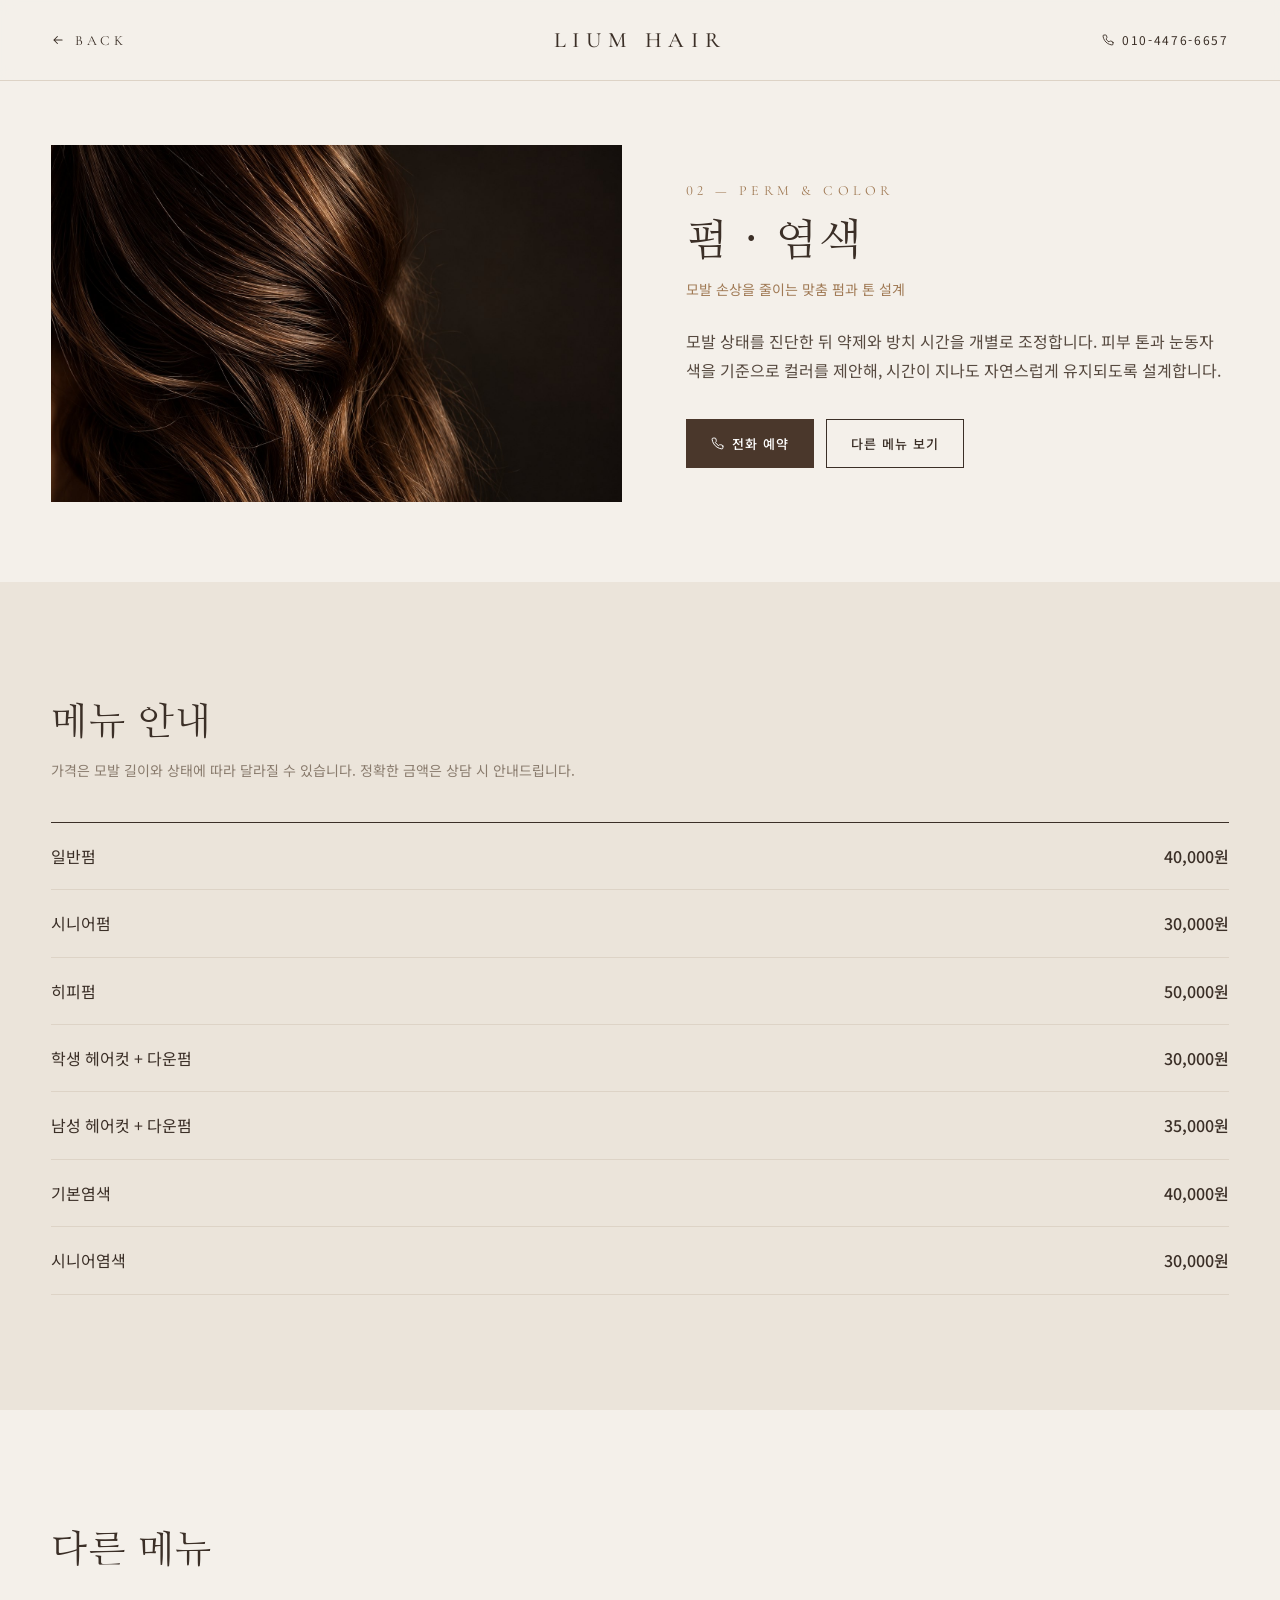
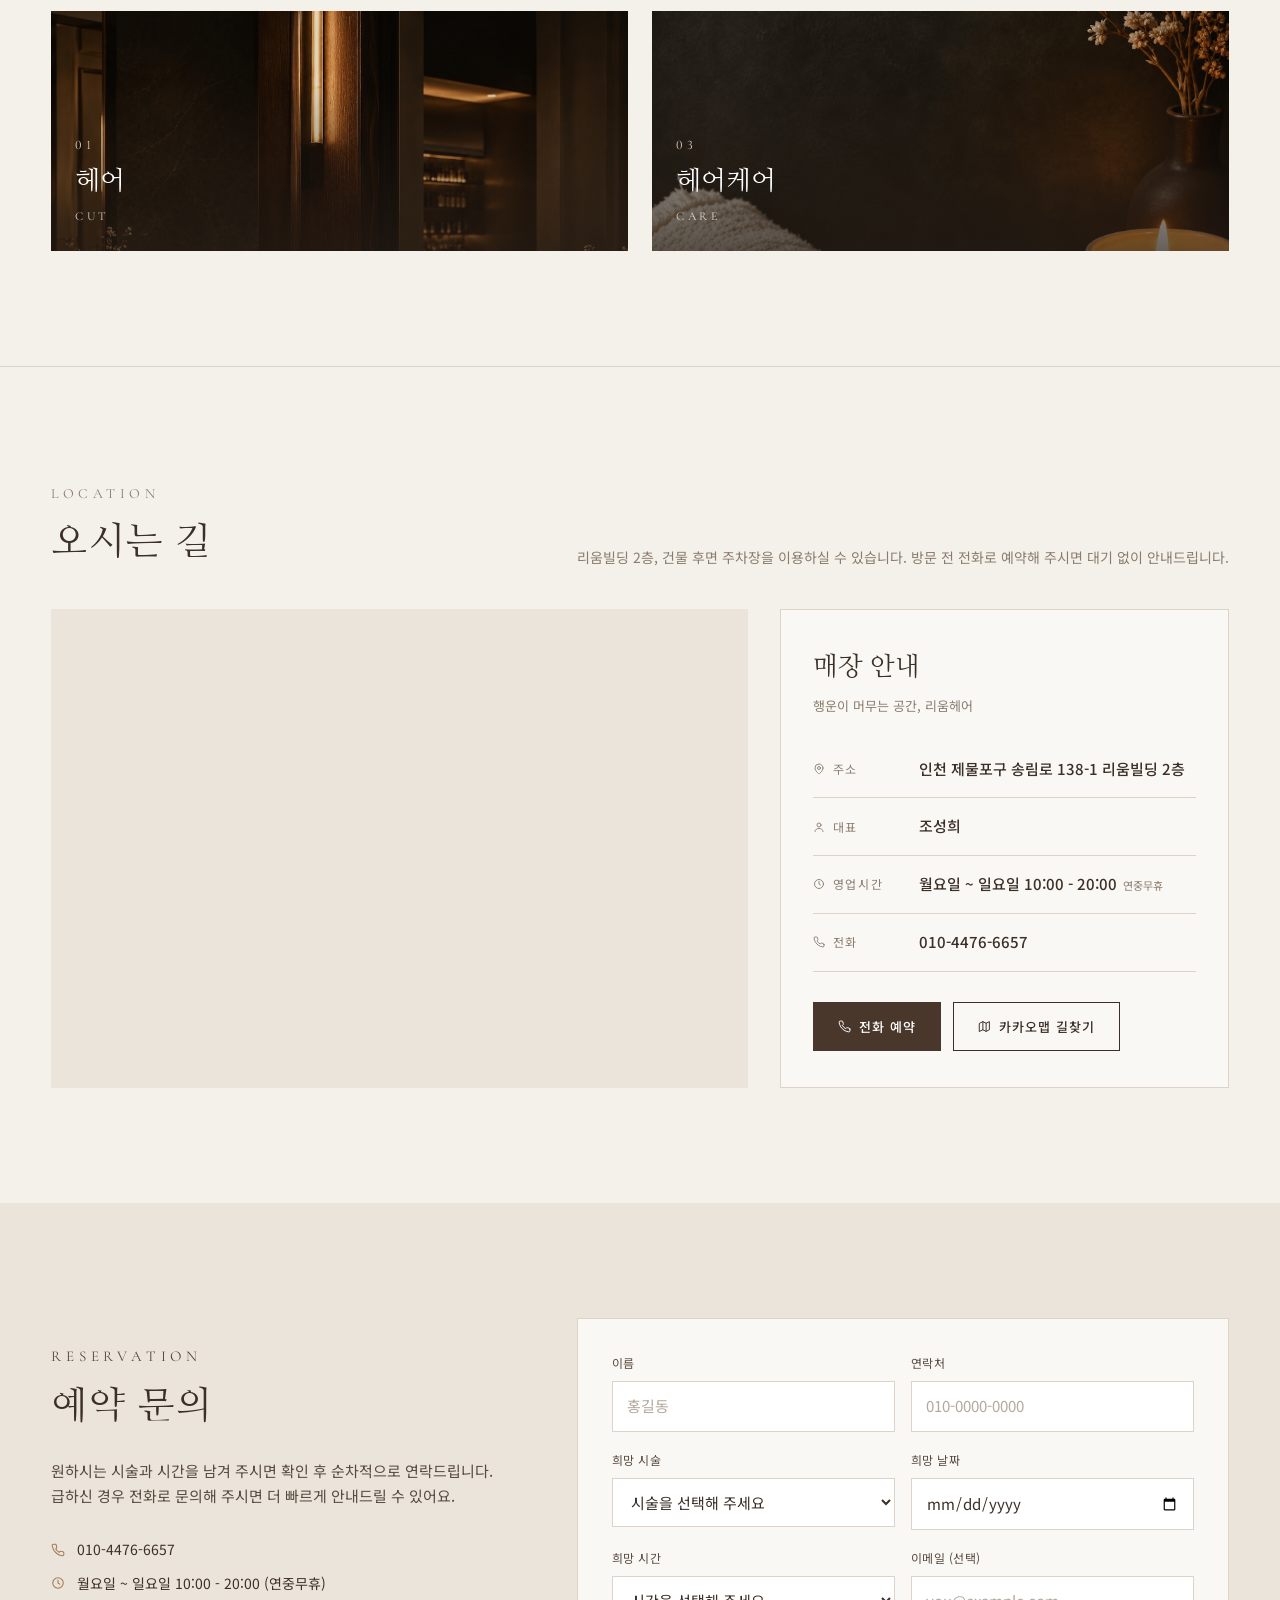
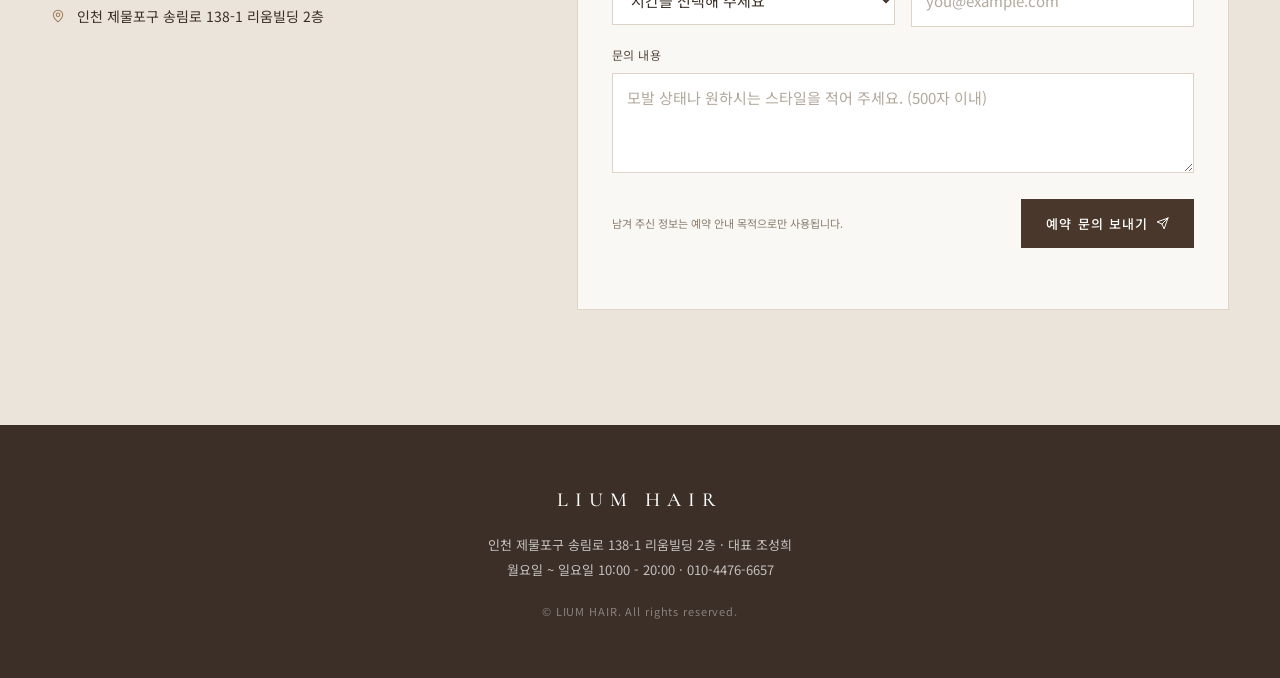
<file: perm.html>
<!DOCTYPE html>
<html lang="ko">
<head>
<meta charset="UTF-8">
<meta name="viewport" content="width=device-width, initial-scale=1">
<title>펌·염색 | 리움헤어 LIUM HAIR</title>
<meta name="description" content="리움헤어 펌·염색 — 모발 손상을 줄이는 맞춤 펌과 톤 설계">
<meta property="og:title" content="펌·염색 | 리움헤어 LIUM HAIR">
<meta property="og:description" content="리움헤어 펌·염색 — 모발 손상을 줄이는 맞춤 펌과 톤 설계">
<meta property="og:image" content="images/cut.jpg">
<meta name="theme-color" content="#f1ece4">
<link rel="icon" href="data:image/svg+xml,<svg xmlns='http://www.w3.org/2000/svg' viewBox='0 0 64 64'><rect width='64' height='64' fill='%233b2f27'/><text x='32' y='44' font-family='Georgia,serif' font-size='34' fill='%23c9a27a' text-anchor='middle'>L</text></svg>">
<link rel="preconnect" href="https://fonts.googleapis.com">
<link rel="preconnect" href="https://fonts.gstatic.com" crossorigin>
<link href="https://fonts.googleapis.com/css2?family=Cormorant+Garamond:wght@400;500&family=Nanum+Myeongjo&family=Noto+Sans+KR:wght@400;500;700&display=swap" rel="stylesheet">
<link rel="stylesheet" href="style.css">
</head>
<body>
<header class="sub-header">
  <a class="back" href="index.html"><svg class="icon" viewBox="0 0 24 24" aria-hidden="true"><path d="M19 12H5M11 6l-6 6 6 6"/></svg><span>BACK</span></a>
  <a class="sub-logo" href="index.html">LIUM HAIR</a>
  <a class="sub-phone" href="tel:01044766657" aria-label="전화 걸기"><svg class="icon" viewBox="0 0 24 24" aria-hidden="true"><path d="M22 16.9v3a2 2 0 0 1-2.2 2 19.8 19.8 0 0 1-8.6-3.1 19.5 19.5 0 0 1-6-6A19.8 19.8 0 0 1 2.1 4.2 2 2 0 0 1 4.1 2h3a2 2 0 0 1 2 1.7c.1 1 .4 1.9.7 2.8a2 2 0 0 1-.5 2.1L8 9.9a16 16 0 0 0 6 6l1.3-1.3a2 2 0 0 1 2.1-.4c.9.3 1.8.6 2.8.7a2 2 0 0 1 1.7 2z"/></svg><span>010-4476-6657</span></a>
</header>
<main>
<section class="intro theme-light">
  <div class="intro-img reveal"><img src="images/perm.jpg" alt="펌 · 염색"></div>
  <div class="reveal">
    <p class="eyebrow">02 — PERM &amp; COLOR</p>
    <h1 class="intro-title">펌 · 염색</h1>
    <p class="intro-sub">모발 손상을 줄이는 맞춤 펌과 톤 설계</p>
    <p class="intro-desc">모발 상태를 진단한 뒤 약제와 방치 시간을 개별로 조정합니다. 피부 톤과 눈동자 색을 기준으로 컬러를 제안해, 시간이 지나도 자연스럽게 유지되도록 설계합니다.</p>
    <div class="btn-row">
      <a class="btn btn-primary" href="tel:01044766657"><svg class="icon" viewBox="0 0 24 24" aria-hidden="true"><path d="M22 16.9v3a2 2 0 0 1-2.2 2 19.8 19.8 0 0 1-8.6-3.1 19.5 19.5 0 0 1-6-6A19.8 19.8 0 0 1 2.1 4.2 2 2 0 0 1 4.1 2h3a2 2 0 0 1 2 1.7c.1 1 .4 1.9.7 2.8a2 2 0 0 1-.5 2.1L8 9.9a16 16 0 0 0 6 6l1.3-1.3a2 2 0 0 1 2.1-.4c.9.3 1.8.6 2.8.7a2 2 0 0 1 1.7 2z"/></svg> 전화 예약</a>
      <a class="btn btn-outline" href="#other">다른 메뉴 보기</a>
    </div>
  </div>
</section>

<section class="section theme-beige">
  <div class="reveal">
    <h2 class="section-title">메뉴 안내</h2>
    <p class="menu-note">가격은 모발 길이와 상태에 따라 달라질 수 있습니다. 정확한 금액은 상담 시 안내드립니다.</p>
  </div>
  <ul class="price-list reveal"><li><span>일반펌</span><span class="price">40,000원</span></li><li><span>시니어펌</span><span class="price">30,000원</span></li><li><span>히피펌</span><span class="price">50,000원</span></li><li><span>학생 헤어컷 + 다운펌</span><span class="price">30,000원</span></li><li><span>남성 헤어컷 + 다운펌</span><span class="price">35,000원</span></li><li><span>기본염색</span><span class="price">40,000원</span></li><li><span>시니어염색</span><span class="price">30,000원</span></li></ul>
</section>

<section class="section theme-light" id="other" style="border-bottom:1px solid var(--line)">
  <h2 class="section-title reveal">다른 메뉴</h2>
  <div class="cards reveal">
      <a class="card" href="cut.html">
        <img src="images/cut.jpg" alt="헤어" loading="lazy">
        <div class="card-body">
          <p class="num">01</p>
          <h3 class="card-title">헤어</h3>
          <p class="card-sub">CUT</p>
        </div>
      </a>
      <a class="card" href="care.html">
        <img src="images/care.jpg" alt="헤어케어" loading="lazy">
        <div class="card-body">
          <p class="num">03</p>
          <h3 class="card-title">헤어케어</h3>
          <p class="card-sub">CARE</p>
        </div>
      </a>
  </div>
</section>

<section class="section theme-light" id="location">
  <div class="loc-head reveal">
    <div>
      <p class="eyebrow">LOCATION</p>
      <h2 class="section-title">오시는 길</h2>
    </div>
    <p>리움빌딩 2층, 건물 후면 주차장을 이용하실 수 있습니다. 방문 전 전화로 예약해 주시면 대기 없이 안내드립니다.</p>
  </div>
  <div class="loc-grid reveal">
    <div class="map">
      <iframe src="https://maps.google.com/maps?q=%EC%9D%B8%EC%B2%9C%20%EB%8F%99%EA%B5%AC%20%EC%86%A1%EB%A6%BC%EB%A1%9C%20138-1&z=16&hl=ko&output=embed" title="리움헤어 위치 지도" loading="lazy" referrerpolicy="no-referrer-when-downgrade"></iframe>
    </div>
    <div class="info-card">
      <h3>매장 안내</h3>
      <p class="lead">행운이 머무는 공간, 리움헤어</p>
      <ul class="info-list">
        <li><span class="label"><svg class="icon" viewBox="0 0 24 24" aria-hidden="true"><path d="M20 10c0 6-8 12-8 12s-8-6-8-12a8 8 0 0 1 16 0z"/><circle cx="12" cy="10" r="3"/></svg>주소</span><span>인천 제물포구 송림로 138-1 리움빌딩 2층</span></li>
        <li><span class="label"><svg class="icon" viewBox="0 0 24 24" aria-hidden="true"><circle cx="12" cy="8" r="4"/><path d="M4 21c0-4 4-6 8-6s8 2 8 6"/></svg>대표</span><span>조성희</span></li>
        <li><span class="label"><svg class="icon" viewBox="0 0 24 24" aria-hidden="true"><circle cx="12" cy="12" r="9"/><path d="M12 7v5l3 2"/></svg>영업시간</span><span>월요일 ~ 일요일 <span class="br-m">10:00 - 20:00<small>연중무휴</small></span></span></li>
        <li><span class="label"><svg class="icon" viewBox="0 0 24 24" aria-hidden="true"><path d="M22 16.9v3a2 2 0 0 1-2.2 2 19.8 19.8 0 0 1-8.6-3.1 19.5 19.5 0 0 1-6-6A19.8 19.8 0 0 1 2.1 4.2 2 2 0 0 1 4.1 2h3a2 2 0 0 1 2 1.7c.1 1 .4 1.9.7 2.8a2 2 0 0 1-.5 2.1L8 9.9a16 16 0 0 0 6 6l1.3-1.3a2 2 0 0 1 2.1-.4c.9.3 1.8.6 2.8.7a2 2 0 0 1 1.7 2z"/></svg>전화</span><span><a href="tel:01044766657">010-4476-6657</a></span></li>
      </ul>
      <div class="btn-row" style="margin-top:0">
        <a class="btn btn-primary" href="tel:01044766657"><svg class="icon" viewBox="0 0 24 24" aria-hidden="true"><path d="M22 16.9v3a2 2 0 0 1-2.2 2 19.8 19.8 0 0 1-8.6-3.1 19.5 19.5 0 0 1-6-6A19.8 19.8 0 0 1 2.1 4.2 2 2 0 0 1 4.1 2h3a2 2 0 0 1 2 1.7c.1 1 .4 1.9.7 2.8a2 2 0 0 1-.5 2.1L8 9.9a16 16 0 0 0 6 6l1.3-1.3a2 2 0 0 1 2.1-.4c.9.3 1.8.6 2.8.7a2 2 0 0 1 1.7 2z"/></svg> 전화 예약</a>
        <a class="btn btn-outline" href="https://map.kakao.com/link/search/%EC%9D%B8%EC%B2%9C%20%EB%8F%99%EA%B5%AC%20%EC%86%A1%EB%A6%BC%EB%A1%9C%20138-1" target="_blank" rel="noopener"><svg class="icon" viewBox="0 0 24 24" aria-hidden="true"><path d="m3 6 6-3 6 3 6-3v15l-6 3-6-3-6 3z"/><path d="M9 3v15M15 6v15"/></svg> 카카오맵 길찾기</a>
      </div>
    </div>
  </div>
</section>

<section class="section theme-beige" id="reservation">
  <div class="reserve">
    <div class="reserve-text reveal">
      <p class="eyebrow">RESERVATION</p>
      <h2 class="section-title">예약 문의</h2>
      <p>원하시는 시술과 시간을 남겨 주시면 확인 후 순차적으로 연락드립니다.<br>급하신 경우 전화로 문의해 주시면 더 빠르게 안내드릴 수 있어요.</p>
      <ul class="contact-list">
        <li><svg class="icon" viewBox="0 0 24 24" aria-hidden="true"><path d="M22 16.9v3a2 2 0 0 1-2.2 2 19.8 19.8 0 0 1-8.6-3.1 19.5 19.5 0 0 1-6-6A19.8 19.8 0 0 1 2.1 4.2 2 2 0 0 1 4.1 2h3a2 2 0 0 1 2 1.7c.1 1 .4 1.9.7 2.8a2 2 0 0 1-.5 2.1L8 9.9a16 16 0 0 0 6 6l1.3-1.3a2 2 0 0 1 2.1-.4c.9.3 1.8.6 2.8.7a2 2 0 0 1 1.7 2z"/></svg><a href="tel:01044766657">010-4476-6657</a></li>
        <li><svg class="icon" viewBox="0 0 24 24" aria-hidden="true"><circle cx="12" cy="12" r="9"/><path d="M12 7v5l3 2"/></svg>월요일 ~ 일요일 10:00 - 20:00 (연중무휴)</li>
        <li><svg class="icon" viewBox="0 0 24 24" aria-hidden="true"><path d="M20 10c0 6-8 12-8 12s-8-6-8-12a8 8 0 0 1 16 0z"/><circle cx="12" cy="10" r="3"/></svg>인천 제물포구 송림로 138-1 리움빌딩 2층</li>
      </ul>
    </div>
    <form class="form-card reveal" id="reserve-form" novalidate>
      <div class="form-grid">
        <div class="field"><label for="r-name">이름</label><input id="r-name" name="name" placeholder="홍길동" autocomplete="name"></div>
        <div class="field"><label for="r-phone">연락처</label><input id="r-phone" name="phone" type="tel" inputmode="numeric" placeholder="010-0000-0000" autocomplete="tel"></div>
        <div class="field"><label for="r-service">희망 시술</label><select id="r-service" name="service"><option value="">시술을 선택해 주세요</option><optgroup label="헤어"><option>남성컷</option><option>여성컷</option><option>학생컷</option><option>시니어컷</option><option>남성 디자인컷</option><option>여성 디자인컷</option></optgroup><optgroup label="펌 · 염색"><option>일반펌</option><option>시니어펌</option><option>히피펌</option><option>학생 헤어컷 + 다운펌</option><option>남성 헤어컷 + 다운펌</option><option>기본염색</option><option>시니어염색</option></optgroup><optgroup label="헤어케어"><option>두피 + 앰플</option><option>비듬 + 앰플</option><option>손상모발 + 앰플</option><option>클리닉 + 앰플</option><option>케라틴 클리닉</option></optgroup><option>상담 후 결정</option></select></div>
        <div class="field"><label for="r-date">희망 날짜</label><input id="r-date" name="date" type="date"></div>
        <div class="field"><label for="r-time">희망 시간</label><select id="r-time" name="time"><option value="">시간을 선택해 주세요</option><option>10:00</option><option>10:30</option><option>11:00</option><option>11:30</option><option>12:00</option><option>12:30</option><option>13:00</option><option>13:30</option><option>14:00</option><option>14:30</option><option>15:00</option><option>15:30</option><option>16:00</option><option>16:30</option><option>17:00</option><option>17:30</option><option>18:00</option><option>18:30</option><option>19:00</option></select></div>
        <div class="field"><label for="r-email">이메일 (선택)</label><input id="r-email" name="email" type="email" placeholder="you@example.com" autocomplete="email"></div>
        <div class="field full"><label for="r-msg">문의 내용</label><textarea id="r-msg" name="message" maxlength="500" placeholder="모발 상태나 원하시는 스타일을 적어 주세요. (500자 이내)"></textarea></div>
      </div>
      <div class="form-foot">
        <small>남겨 주신 정보는 예약 안내 목적으로만 사용됩니다.</small>
        <button class="btn btn-primary" type="submit">예약 문의 보내기 <svg class="icon" viewBox="0 0 24 24" aria-hidden="true"><path d="M22 2 11 13M22 2l-7 20-4-9-9-4 20-7z"/></svg></button>
      </div>
      <p class="form-status" role="status" aria-live="polite"></p>
    </form>
  </div>
</section>
</main>
<footer class="site-footer">
  <strong>LIUM HAIR</strong>
  <p>인천 제물포구 송림로 138-1 리움빌딩 2층 · 대표 조성희</p>
  <p>월요일 ~ 일요일 10:00 - 20:00 · <a href="tel:01044766657">010-4476-6657</a></p>
  <small>© LIUM HAIR. All rights reserved.</small>
</footer>
<script src="script.js"></script>
</body>
</html>
</file>
<file: style.css>
/* =========================================================
   LIUM HAIR — 리움헤어
   색상·글꼴은 아래 :root 값만 바꾸면 전체에 반영됩니다.
   ========================================================= */
:root {
  --cream: #f4f0ea;      /* 기본 배경 */
  --beige: #ebe4da;      /* 구역 배경 */
  --paper: #faf8f4;      /* 카드·입력칸 */
  --line: #ddd3c6;
  --text: #3b2f27;       /* 기본 글자 (짙은 갈색) */
  --muted: #8a7c6e;
  --brown: #4a372b;      /* 버튼 */
  --brown-dark: #33261d;
  --accent: #a07a55;     /* 작은 영문 라벨 */
  --footer: #3b2f27;
  --serif: "Nanum Myeongjo", "Noto Serif KR", serif;
  --latin: "Cormorant Garamond", "Nanum Myeongjo", serif;
  --sans: "Noto Sans KR", -apple-system, "Apple SD Gothic Neo", "Malgun Gothic", sans-serif;
  --pad: clamp(20px, 4vw, 64px);
  --max: 1240px;
}

* { box-sizing: border-box; margin: 0; padding: 0; }
html { scroll-behavior: smooth; -webkit-text-size-adjust: 100%; }
body { font-family: var(--sans); color: var(--text); background: var(--cream); line-height: 1.65; word-break: keep-all; }
img { display: block; max-width: 100%; }
a { color: inherit; text-decoration: none; }
button, input, select, textarea { font: inherit; color: inherit; }
.icon { width: 1em; height: 1em; flex: none; fill: none; stroke: currentColor; stroke-width: 1.8; stroke-linecap: round; stroke-linejoin: round; }

/* ---------- 공통 버튼 ---------- */
.btn { display: inline-flex; align-items: center; gap: 8px; padding: 13px 24px; border-radius: 0; font-size: 13px; letter-spacing: .08em; font-weight: 500; cursor: pointer; transition: background .2s, border-color .2s, color .2s; border: 1px solid transparent; white-space: nowrap; }
.btn-primary { background: var(--brown); color: #fff; }
.btn-primary:hover { background: var(--brown-dark); }
.btn-outline { border-color: var(--text); background: transparent; color: var(--text); }
.btn-outline:hover { background: var(--text); color: var(--cream); }
.btn-row { display: flex; flex-wrap: wrap; gap: 12px; margin-top: 34px; }

/* ---------- 섹션 공통 ---------- */
.section { padding: clamp(72px, 9vw, 130px) var(--pad); }
.section > * { max-width: var(--max); margin-left: auto; margin-right: auto; }
.eyebrow { font-family: var(--latin); font-size: 14px; letter-spacing: .32em; color: var(--accent); margin-bottom: 12px; }
.section-title { font-family: var(--serif); font-weight: 400; font-size: clamp(28px, 3vw, 40px); letter-spacing: .04em; line-height: 1.35; }
.theme-light { background: var(--cream); }
.theme-beige { background: var(--beige); }
.sec-head { display: flex; justify-content: space-between; align-items: flex-end; gap: 30px; margin-bottom: 44px; }
.sec-note { font-size: 13px; color: var(--muted); }

/* ---------- 메인 헤더 ---------- */
.site-header { position: sticky; top: 0; z-index: 50; display: grid; grid-template-columns: 1fr auto 1fr; align-items: center; gap: 20px; padding: 18px var(--pad); background: rgba(244,240,234,.92); backdrop-filter: blur(8px); -webkit-backdrop-filter: blur(8px); border-bottom: 1px solid var(--line); }
.header-left { font-size: 12px; letter-spacing: .2em; color: var(--muted); }
.brand { text-align: center; line-height: 1.1; }
.logo-en { display: block; font-family: var(--latin); font-size: 26px; font-weight: 500; letter-spacing: .3em; padding-left: .3em; }
.logo-ko { display: block; font-size: 11px; letter-spacing: .4em; color: var(--muted); margin-top: 4px; padding-left: .4em; }
.nav { justify-self: end; display: flex; align-items: center; gap: 26px; font-family: var(--latin); font-size: 14px; letter-spacing: .18em; }
.nav a { position: relative; padding: 4px 0; }
.nav a:not(.nav-cta)::after { content: ""; position: absolute; left: 0; right: 0; bottom: 0; height: 1px; background: currentColor; transform: scaleX(0); transition: transform .3s; }
.nav a:not(.nav-cta):hover::after { transform: scaleX(1); }
.nav-cta { font-family: var(--sans); font-size: 12px; letter-spacing: .12em; border: 1px solid var(--text); padding: 8px 16px !important; transition: background .2s, color .2s; }
.nav-cta:hover { background: var(--text); color: var(--cream); }

/* ---------- 메인 히어로 ---------- */
.hero { display: grid; grid-template-columns: minmax(0, 1fr) minmax(0, 1.15fr); align-items: center; gap: clamp(30px, 5vw, 80px); padding: clamp(40px, 5vw, 70px) var(--pad); max-width: calc(var(--max) + var(--pad) * 2); margin: 0 auto; min-height: calc(100vh - 80px); min-height: calc(100svh - 80px); }
.hero-title { font-family: var(--latin); font-weight: 400; font-size: clamp(64px, 8.5vw, 128px); line-height: .95; letter-spacing: .06em; }
.hero-title span { display: block; font-size: .2em; letter-spacing: .5em; margin-top: 18px; color: var(--muted); }
.hero-ko { font-family: var(--serif); font-size: 17px; margin-top: 30px; letter-spacing: .06em; }
.hero-img { aspect-ratio: 5 / 6; overflow: hidden; }
.hero-img img { width: 100%; height: 100%; object-fit: cover; object-position: 30% 50%; }

/* ---------- 시술 카드 ---------- */
.svc-grid { display: grid; grid-template-columns: repeat(3, 1fr); gap: 28px; }
.svc-card { display: block; }
.svc-img { aspect-ratio: 4 / 3; overflow: hidden; background: var(--beige); }
.svc-img img { width: 100%; height: 100%; object-fit: cover; transition: transform 1s ease; }
.svc-card:hover .svc-img img { transform: scale(1.05); }
.svc-body { padding: 22px 2px 0; }
.num { font-family: var(--latin); font-size: 13px; letter-spacing: .28em; color: var(--accent); }
.svc-title { font-family: var(--serif); font-weight: 400; font-size: 26px; margin: 6px 0 6px; }
.svc-sub { font-size: 14px; color: var(--muted); }
.view-menu { display: inline-flex; align-items: center; gap: 8px; margin-top: 20px; padding-bottom: 4px; border-bottom: 1px solid var(--text); font-family: var(--latin); font-size: 13px; letter-spacing: .26em; transition: gap .3s; }
.svc-card:hover .view-menu { gap: 14px; }

/* ---------- 소개 ---------- */
.about { display: grid; grid-template-columns: minmax(0, .9fr) minmax(0, 1fr); gap: clamp(32px, 6vw, 96px); align-items: center; }
.about-img { aspect-ratio: 4 / 5; overflow: hidden; }
.about-img img { width: 100%; height: 100%; object-fit: cover; object-position: 60% 50%; }
.about-text > p { margin-top: 24px; font-size: 15px; color: #574a40; }

/* ---------- 상세 페이지 헤더 ---------- */
.sub-header { position: sticky; top: 0; z-index: 50; background: rgba(244,240,234,.92); backdrop-filter: blur(8px); -webkit-backdrop-filter: blur(8px); border-bottom: 1px solid var(--line); display: grid; grid-template-columns: 1fr auto 1fr; align-items: center; padding: 22px var(--pad); }
.back { display: inline-flex; align-items: center; gap: 10px; font-family: var(--latin); font-size: 14px; letter-spacing: .26em; justify-self: start; }
.sub-logo { font-family: var(--latin); font-size: 22px; font-weight: 500; letter-spacing: .3em; }
.sub-phone { justify-self: end; display: inline-flex; align-items: center; gap: 8px; font-size: 12px; letter-spacing: .14em; }

/* ---------- 상세 소개 ---------- */
.intro { display: grid; grid-template-columns: minmax(0, 1.05fr) minmax(0, 1fr); gap: clamp(28px, 5vw, 80px); align-items: center; padding: 64px var(--pad) 80px; max-width: calc(var(--max) + var(--pad) * 2); margin: 0 auto; }
.intro-img { overflow: hidden; aspect-ratio: 16 / 10; }
.intro-img img { width: 100%; height: 100%; object-fit: cover; }
.intro .eyebrow { margin-bottom: 14px; }
.intro-title { font-family: var(--serif); font-weight: 400; font-size: clamp(34px, 3.4vw, 48px); letter-spacing: .06em; line-height: 1.2; }
.intro-sub { color: var(--accent); font-size: 14px; margin: 10px 0 26px; }
.intro-desc { font-size: 16px; line-height: 1.8; color: #574a40; }

/* ---------- 메뉴 가격표 ---------- */
.menu-note { font-size: 14px; color: var(--muted); margin-top: 10px; }
.price-list { list-style: none; margin-top: 40px; border-top: 1px solid var(--text); }
.price-list li { display: flex; justify-content: space-between; gap: 20px; padding: 20px 0; border-bottom: 1px solid var(--line); font-size: 16px; }
.price-list .price { font-family: var(--latin); font-size: 19px; font-weight: 500; }

/* ---------- 다른 메뉴 카드 ---------- */
.cards { display: grid; grid-template-columns: repeat(2, 1fr); gap: 24px; margin-top: 34px; }
.card { position: relative; height: 240px; overflow: hidden; color: #fff; display: flex; align-items: flex-end; padding: 24px; }
.card img { position: absolute; inset: 0; width: 100%; height: 100%; object-fit: cover; transition: transform 1s ease; }
.card::after { content: ""; position: absolute; inset: 0; background: linear-gradient(0deg, rgba(40,30,22,.7) 0%, rgba(40,30,22,.15) 70%); }
.card:hover img { transform: scale(1.05); }
.card-body { position: relative; z-index: 1; }
.card .num { color: #e6d3bd; }
.card-title { font-family: var(--serif); font-size: 26px; font-weight: 400; margin: 4px 0; }
.card-sub { font-family: var(--latin); font-size: 12px; letter-spacing: .3em; color: rgba(255,255,255,.8); }

/* ---------- 오시는 길 ---------- */
.loc-head { display: flex; justify-content: space-between; align-items: flex-end; gap: 30px; margin-bottom: 40px; }
.loc-head p { max-width: 460px; font-size: 14px; color: var(--muted); }
.loc-grid { display: grid; grid-template-columns: minmax(0, 1.55fr) minmax(0, 1fr); gap: 32px; align-items: stretch; }
.map { position: relative; overflow: hidden; min-height: 440px; background: var(--beige); }
.map iframe { position: absolute; inset: 0; width: 100%; height: 100%; border: 0; filter: saturate(.7) sepia(.08); }
.info-card { border: 1px solid var(--line); background: var(--paper); padding: 36px 32px; }
.info-card h3 { font-family: var(--serif); font-weight: 400; font-size: 26px; }
.info-card .lead { font-size: 13px; color: var(--muted); margin-top: 6px; }
.info-list { list-style: none; margin: 24px 0 30px; }
.info-list li { display: grid; grid-template-columns: 96px 1fr; align-items: center; gap: 10px; padding: 16px 0; border-bottom: 1px solid var(--line); font-size: 15px; font-weight: 500; }
.info-list .label { display: inline-flex; align-items: center; gap: 8px; font-size: 12px; letter-spacing: .14em; color: var(--muted); font-weight: 400; }
.info-list small { font-size: 11px; color: var(--muted); margin-left: 6px; font-weight: 400; }

/* ---------- 예약 문의 ---------- */
.reserve { display: grid; grid-template-columns: minmax(0, .8fr) minmax(0, 1.1fr); gap: clamp(32px, 4vw, 70px); align-items: start; }
.reserve-text p { font-size: 15px; color: #574a40; margin-top: 26px; }
.contact-list { list-style: none; margin-top: 30px; font-size: 14px; }
.contact-list li { display: flex; align-items: center; gap: 12px; margin-bottom: 10px; }
.contact-list .icon { color: var(--accent); }
.form-card { background: var(--paper); border: 1px solid var(--line); padding: 34px; }
.form-grid { display: grid; grid-template-columns: 1fr 1fr; gap: 18px 16px; }
.field { display: flex; flex-direction: column; gap: 8px; }
.field.full { grid-column: 1 / -1; }
.field label { font-size: 12px; color: #574a40; letter-spacing: .04em; }
.field input, .field select, .field textarea { width: 100%; background: #fff; border: 1px solid var(--line); border-radius: 0; padding: 12px 14px; font-size: 15px; outline: none; transition: border-color .2s; }
.field textarea { min-height: 100px; resize: vertical; }
.field input:focus, .field select:focus, .field textarea:focus { border-color: var(--text); }
.field input::placeholder, .field textarea::placeholder { color: #b3a89c; }
.field input[type="date"] { cursor: pointer; }
.form-foot { display: flex; justify-content: space-between; align-items: center; gap: 16px; margin-top: 26px; }
.form-foot small { font-size: 11px; color: var(--muted); }
.form-status { margin-top: 14px; font-size: 13px; color: var(--accent); min-height: 1em; }

/* ---------- 푸터 ---------- */
.site-footer { background: var(--footer); color: rgba(255,255,255,.7); text-align: center; padding: 56px var(--pad); font-size: 13px; line-height: 1.9; }
.site-footer strong { display: block; color: #fff; font-family: var(--latin); font-weight: 500; font-size: 20px; letter-spacing: .34em; margin-bottom: 14px; }
.site-footer small { display: block; margin-top: 18px; font-size: 11px; color: rgba(255,255,255,.4); letter-spacing: .08em; }

/* ---------- 등장 애니메이션 ---------- */
.reveal { opacity: 0; transform: translateY(18px); transition: opacity .8s ease, transform .8s ease; }
.reveal.in { opacity: 1; transform: none; }
@media (prefers-reduced-motion: reduce) { .reveal { opacity: 1; transform: none; transition: none; } html { scroll-behavior: auto; } }

/* ---------- 데스크탑 전용 ---------- */
@media (min-width: 1025px) {
  .loc-head p { max-width: none; white-space: nowrap; }
}

/* =========================================================
   태블릿
   ========================================================= */
@media (max-width: 1024px) {
  .loc-grid, .reserve { grid-template-columns: 1fr; }
  .header-left { visibility: hidden; }
  .nav { gap: 18px; }
  .nav a:not(.nav-cta) { display: none; }
  .svc-grid { gap: 18px; }
}

/* =========================================================
   모바일
   ========================================================= */
@media (max-width: 768px) {
  .site-header { grid-template-columns: 1fr auto; padding: 14px 20px; }
  .header-left { display: none; }
  .brand { text-align: left; }
  .logo-en { font-size: 20px; padding-left: 0; }
  .logo-ko { padding-left: 0; }
  .nav-cta { padding: 7px 12px !important; }

  .hero { grid-template-columns: 1fr; min-height: 0; padding: 36px 20px 56px; gap: 30px; }
  .hero-text { text-align: center; }
  .hero-text .btn-row { justify-content: center; }
  .hero-title { font-size: 64px; }
  .hero-ko { margin-top: 20px; font-size: 15px; }
  .hero-img { aspect-ratio: 4 / 3; order: -1; }

  .sec-head { flex-direction: column; align-items: flex-start; gap: 8px; margin-bottom: 30px; }
  .svc-grid { grid-template-columns: 1fr; gap: 40px; }

  .about { grid-template-columns: 1fr; gap: 30px; }
  .about-img { aspect-ratio: 4 / 3; }
  .pc-br { display: none; }

  .sub-header { padding: 16px 20px; }
  .sub-logo { font-size: 17px; letter-spacing: .24em; }
  .sub-phone span { display: none; }
  .sub-phone .icon { width: 18px; height: 18px; }
  .back span { display: none; }
  .back .icon { width: 18px; height: 18px; }

  .intro { grid-template-columns: 1fr; padding: 28px 20px 56px; gap: 30px; }
  .intro-desc { font-size: 15px; }
  .btn-row .btn { flex: 1; justify-content: center; }

  .cards { grid-template-columns: 1fr; gap: 14px; }
  .card { height: 180px; }

  .loc-head { flex-direction: column; align-items: flex-start; gap: 14px; margin-bottom: 28px; }
  .map { min-height: 300px; }
  .info-card { padding: 26px 22px; }
  .info-list li { grid-template-columns: 84px 1fr; font-size: 14px; }
  .info-card .btn-row { flex-direction: column; }
  .br-m { display: block; }

  .form-card { padding: 22px 18px; }
  .form-grid { grid-template-columns: 1fr; }
  .form-foot { flex-direction: column-reverse; align-items: stretch; text-align: center; }
  .form-foot .btn { justify-content: center; padding: 15px; }

  .site-footer { padding: 44px 20px; font-size: 12px; }
}

/* 숫자 모양 통일 */
.price-list .price { font-family: var(--sans); font-size: 16px; font-weight: 500; }
.eyebrow, .num, .nav, .back, .view-menu, .card-sub, .hero-title, .logo-en, .sub-logo { font-variant-numeric: lining-nums; }
</file>
